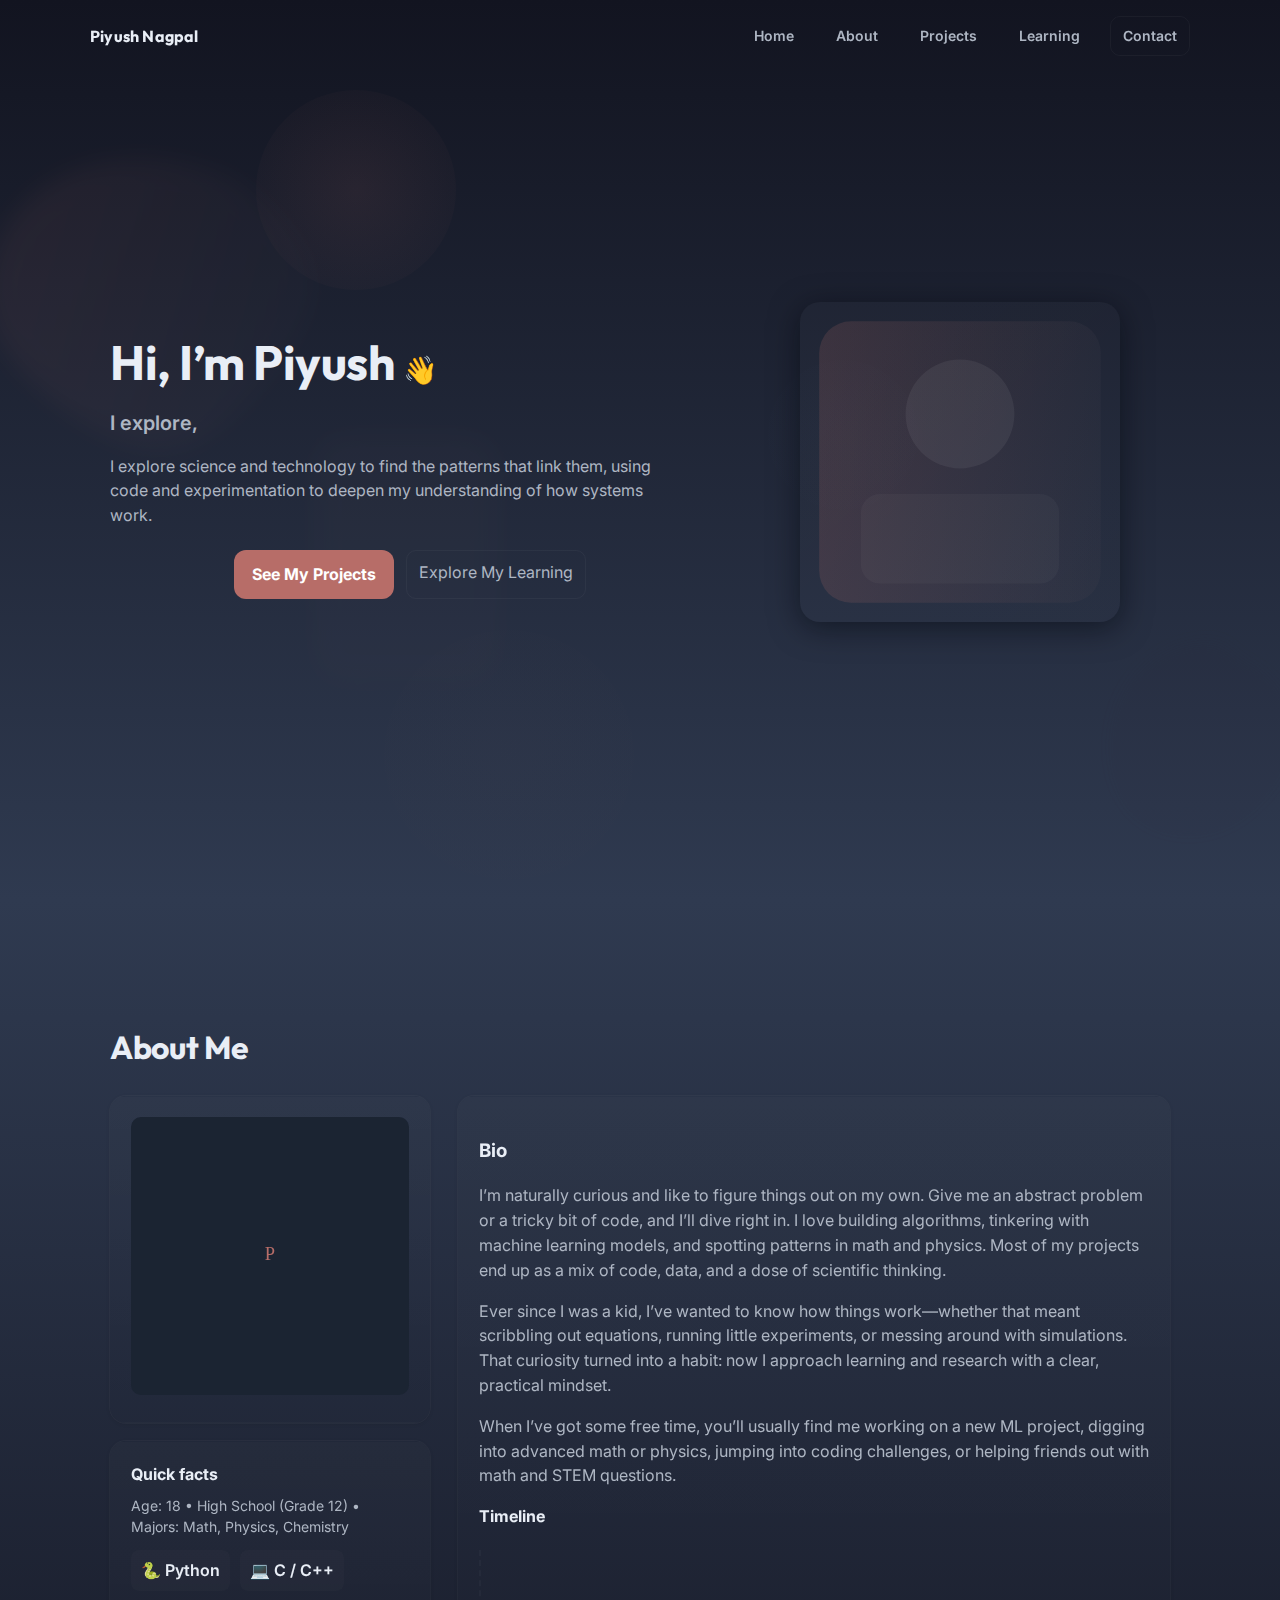
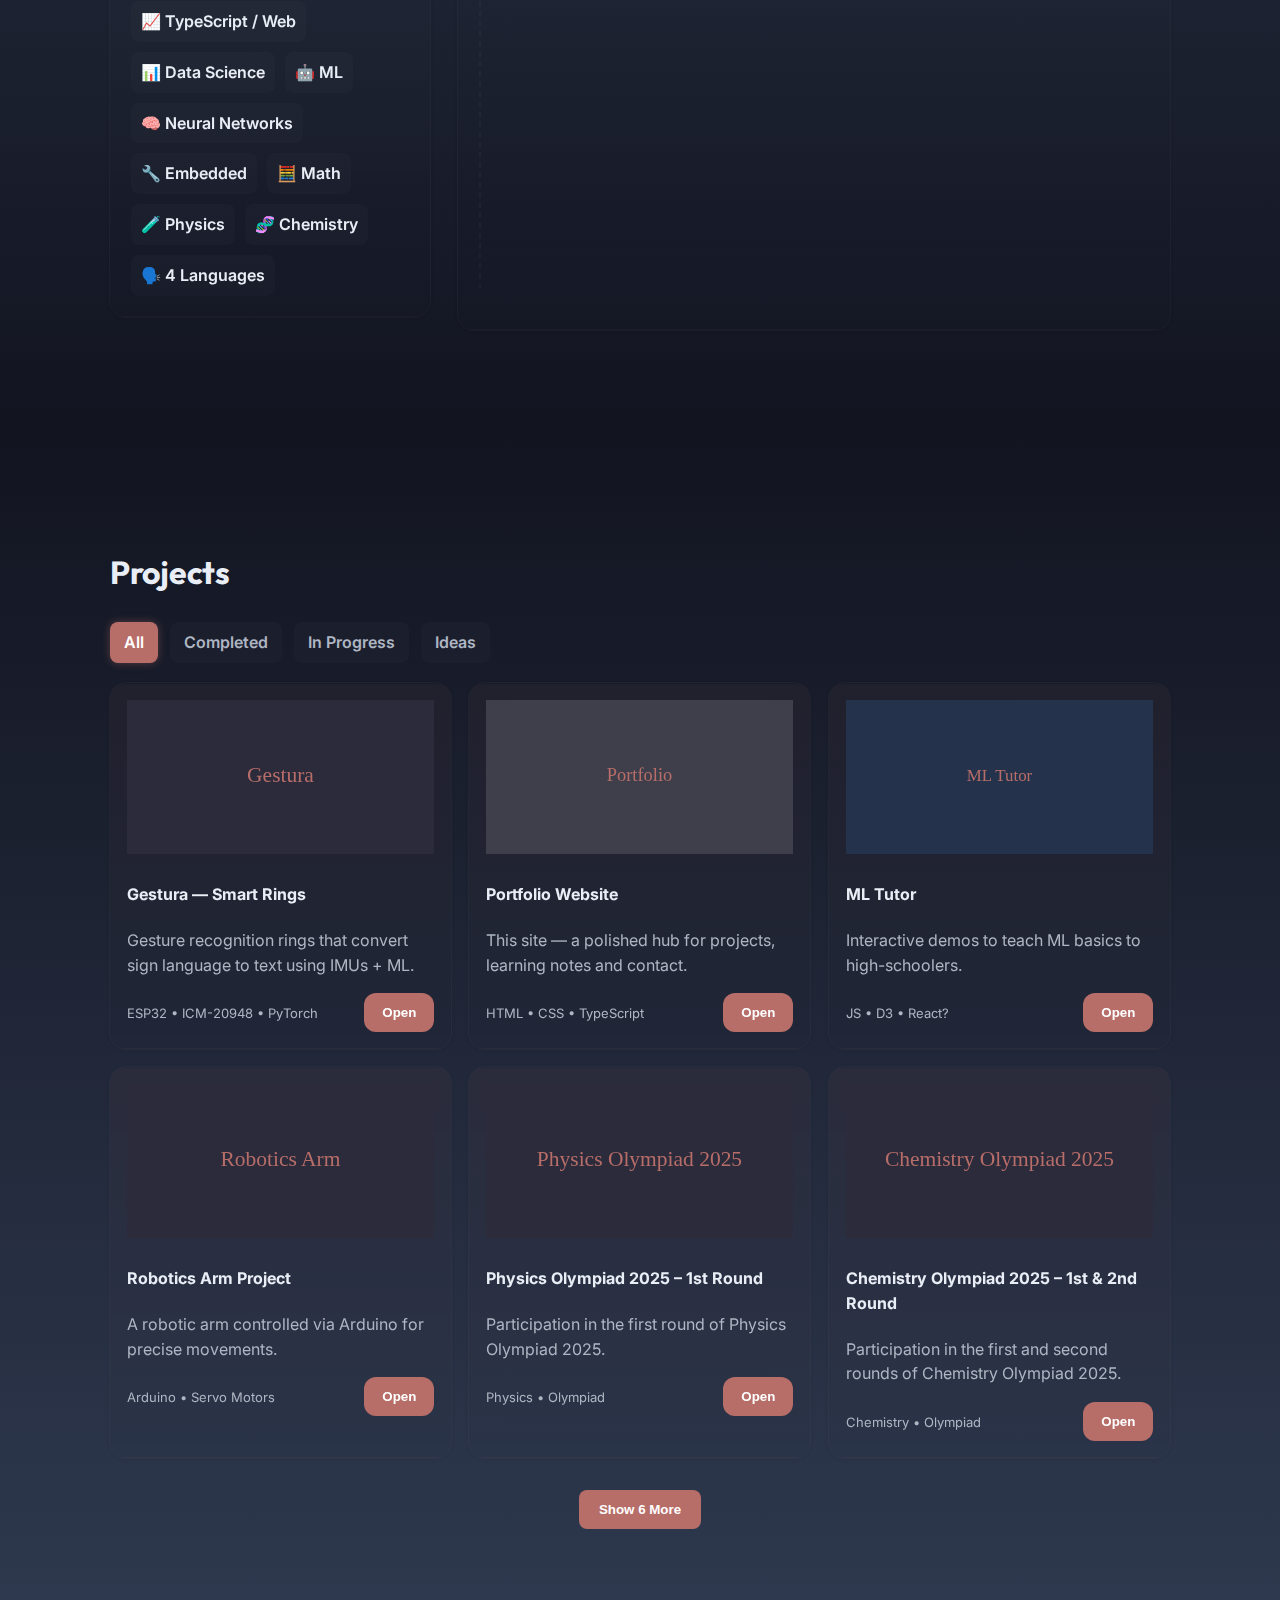
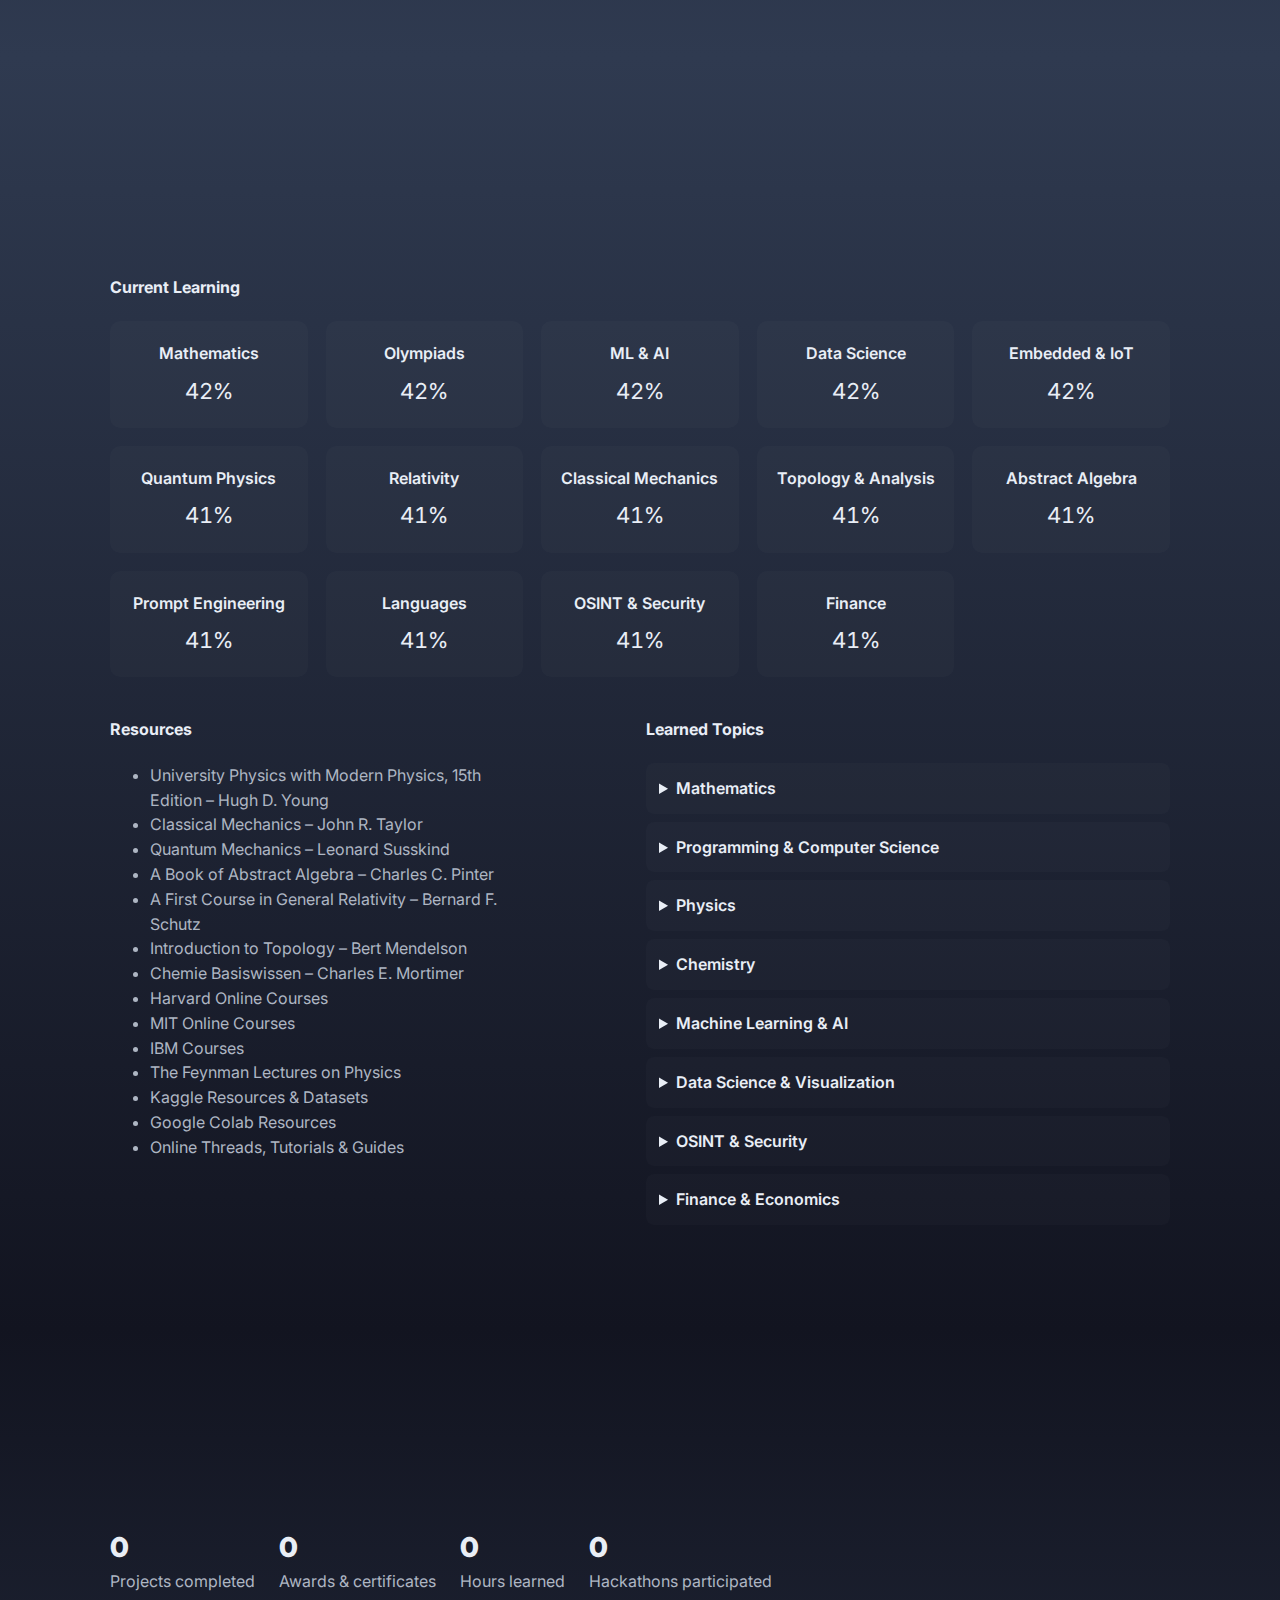
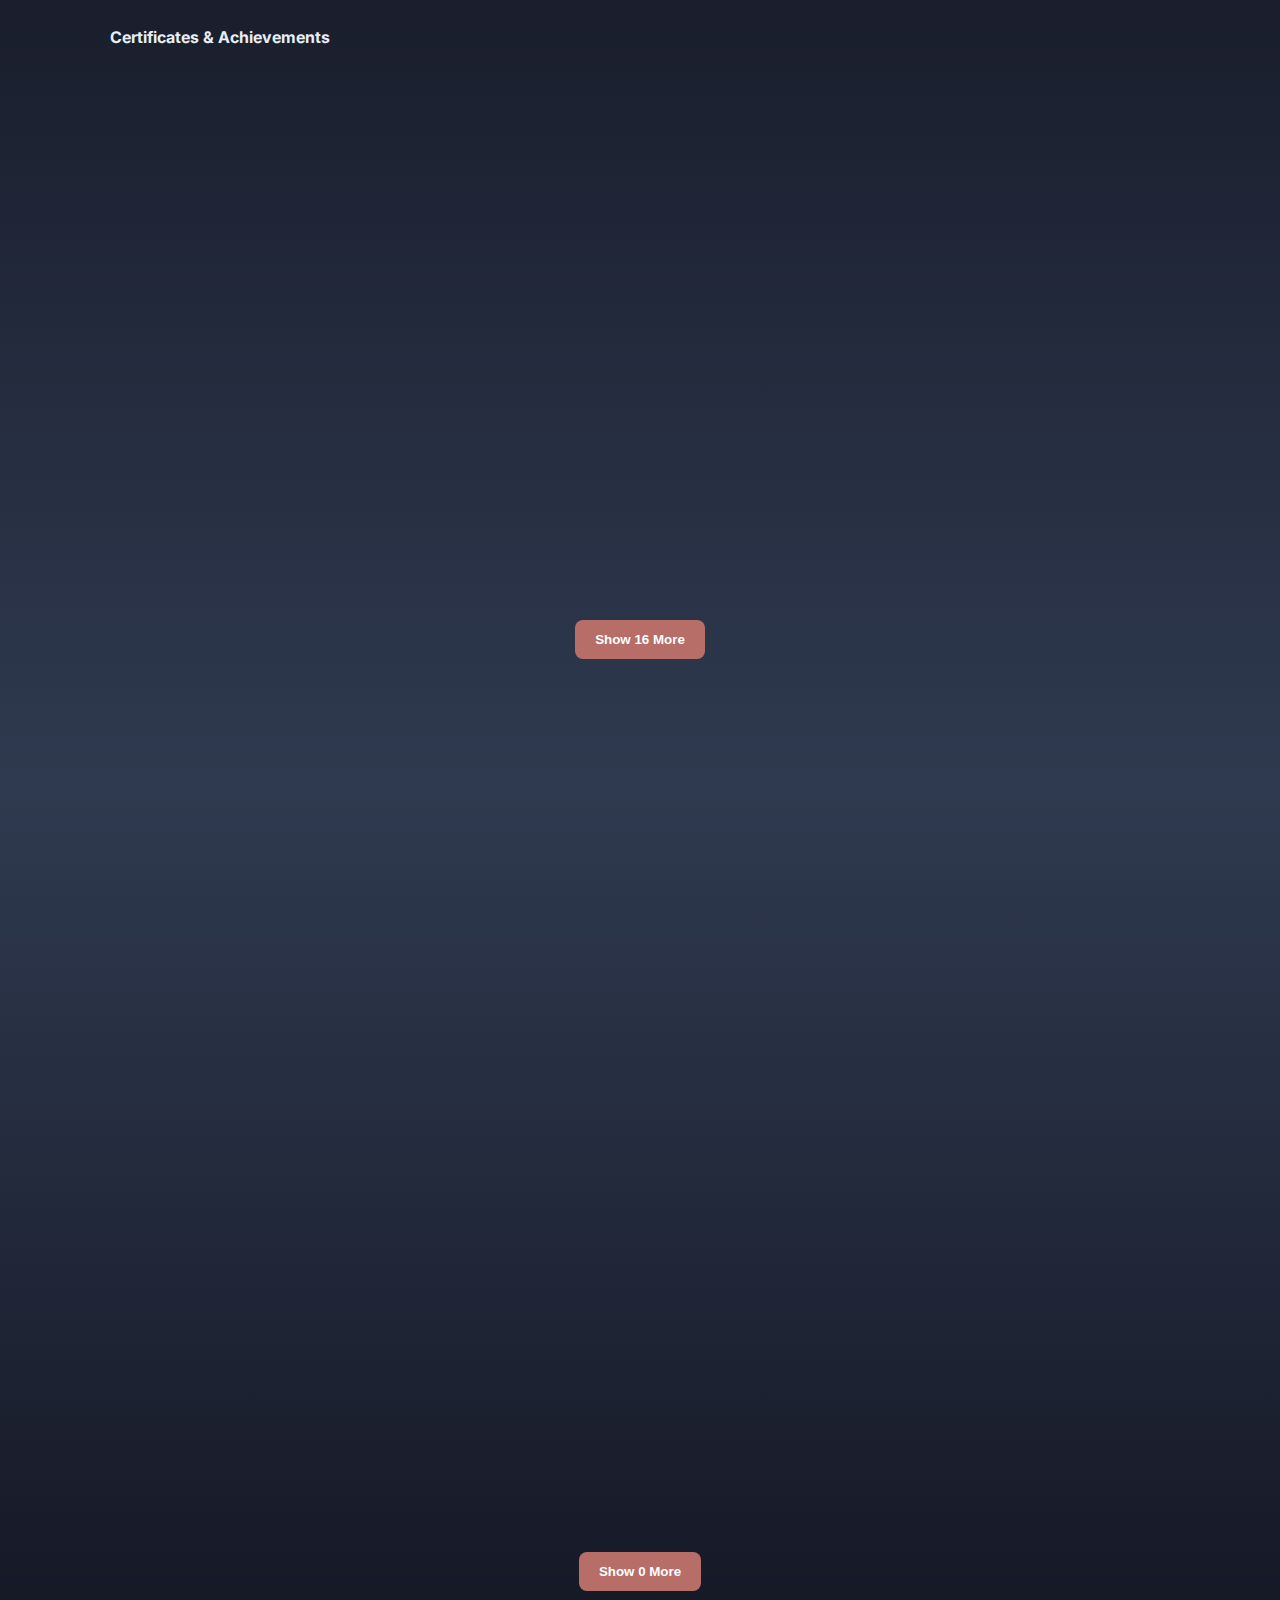
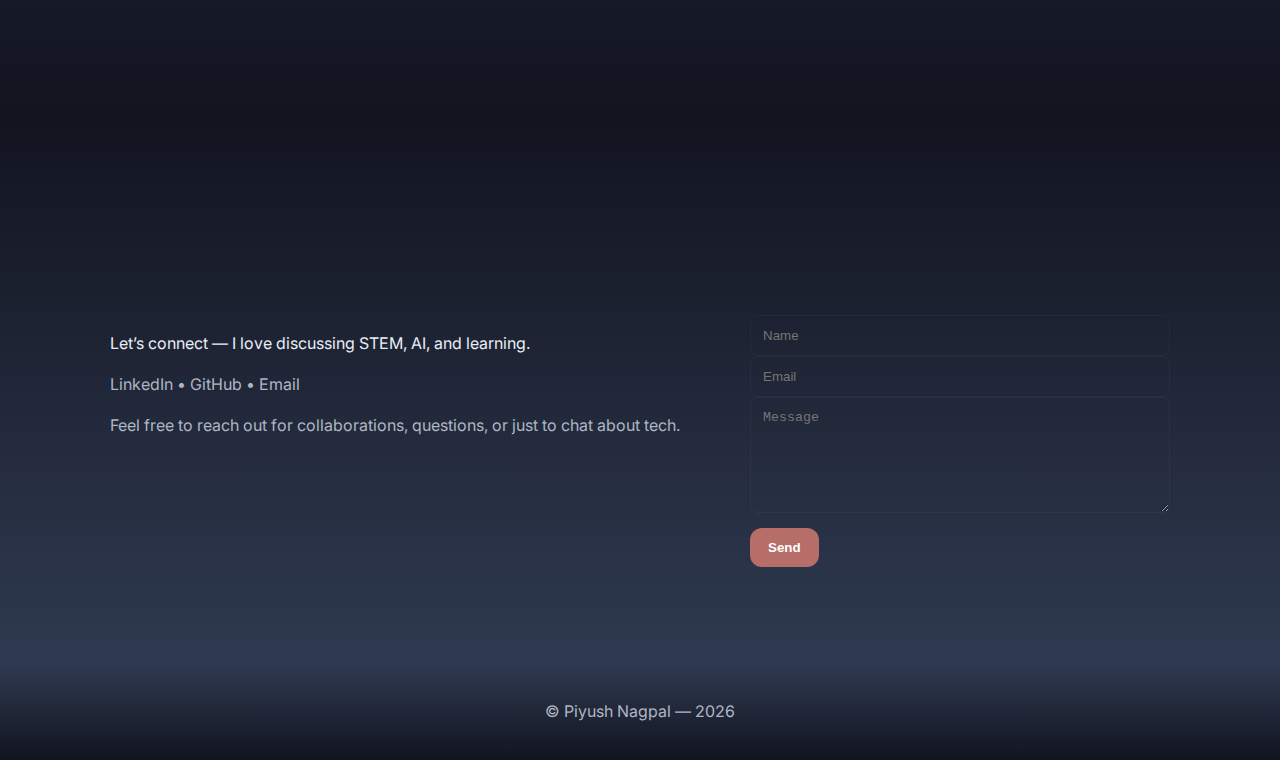
<file: backup.html>
<!doctype html>
<html lang="en">
	<head>
		<meta charset="utf-8" />
		<meta name="viewport" content="width=device-width,initial-scale=1" />
		<title>Piyush — Portfolio & Learning Hub</title>
		<meta name="description" content="Piyush — projects, learning, achievements and blog." />
		<meta name="keywords"
			content="Piyush Nagpal, portfolio, projects, learning, achievements, blog, STEM, AI, coding, engineering, machine learning, embedded systems" />
		<meta name="author" content="Piyush Nagpal" />
		<meta name="robots" content="index, follow" />
		<meta property="og:title" content="Piyush — Portfolio & Learning Hub" />
		<meta property="og:description" content="Piyush — projects, learning, achievements and blog." />
		<meta property="og:type" content="website" />
		<meta property="og:url" content="https://piyushnagpal.com" />
		<meta property="og:image" content="https://piyushnagpal.com/codes.png" />
		<meta property="og:image:alt" content="Piyush Nagpal Avatar" />
		<meta property="og:site_name" content="Piyush Nagpal Portfolio" />
		<meta name="twitter:card" content="summary_large_image" />
		<meta name="twitter:title" content="Piyush — Portfolio & Learning Hub" />
		<meta name="twitter:description" content="Piyush — projects, learning, achievements and blog." />
		<meta name="twitter:image" content="https://piyushnagpal.com/codes.png" />
		<meta name="twitter:image:alt" content="Piyush Nagpal Avatar" />
		<meta name="twitter:site" content="@piyushnagpal" />
		<link rel="canonical" href="https://piyushnagpal.com" />
		<link
			href="https://fonts.googleapis.com/css2?family=Outfit:wght@300;400;600;700&family=Inter:wght@300;400;600&display=swap"
			rel="stylesheet">
		<link rel="stylesheet" href="style.css" />
	</head>
	<body>
		<header class="transparent" id="topNav">
			<div class="nav-inner">
				<div class="brand">Piyush Nagpal</div>
				<div class="hamburger" id="hamburger">
					<span></span>
					<span></span>
					<span></span>
				</div>
				<nav class="nav-links" aria-label="Main navigation" id="navLinks">
					<a href="#home">Home</a>
					<a href="#about">About</a>
					<a href="#projects">Projects</a>
					<a href="#learning">Learning</a>
					<a href="#contact" class="ghost">Contact</a>
				</nav>
			</div>
		</header>
		<main>
			<section class="hero" id="home">
				<div class="bg-circles">
					<div class="circle"></div>
					<div class="circle"></div>
					<div class="circle"></div>
				</div>
				<div class="parallax" id="parallaxLayer">
					<svg class="shape" style="width:420px;left:-80px;top:10%;transform:rotate(12deg);opacity:0.08"
						viewBox="0 0 200 200">
						<defs>
							<linearGradient id="g1" x1="0" x2="1">
								<stop offset="0" stop-color="#B76D68" />
								<stop offset="1" stop-color="#403F4C" />
							</linearGradient>
						</defs>
						<path fill="url(#g1)"
							d="M43.2,-64.3C60.6,-55.6,78.5,-44.1,83.9,-29.2C89.4,-14.3,82.5,4.9,73,23.5C63.5,42.1,51.5,60.1,35.1,66C18.7,72,-2.1,65.9,-20.8,57C-39.6,48.1,-56.2,36.4,-63.6,20.8C-71,5.2,-69.3,-16.3,-59.6,-32.9C-49.9,-49.5,-32.1,-61.1,-12.6,-66.1C6.8,-71.2,34.1,-69.1,43.2,-64.3Z"
							transform="translate(100 100)" />
					</svg>
					<svg class="shape" style="width:240px;right:-40px;bottom:4%;transform:rotate(-22deg);opacity:0.06"
						viewBox="0 0 200 200">
						<path fill="#2C2B3C"
							d="M40.2,-60.4C54.8,-49.7,67.1,-37.2,71.7,-21.8C76.2,-6.3,73,12.1,64.3,25.9C55.7,39.6,41.7,49.9,26.2,56.8C10.6,63.7,-6.8,67.2,-23.9,63.5C-41,59.7,-57.8,48.8,-65.6,33.2C-73.3,17.6,-71.9,-2.8,-64.7,-21.7C-57.5,-40.6,-44.5,-58,-27.1,-67.8C-9.7,-77.6,11.3,-79.8,29.8,-74.6C48.4,-69.5,64.9,-56.9,40.2,-60.4Z"
							transform="translate(100 100)" />
					</svg>
					<svg class="shape" style="width:300px;left:20%;bottom:20%;transform:rotate(45deg);opacity:0.1"
						viewBox="0 0 200 200">
						<path fill="#403F4C"
							d="M40,-50C50,-40,60,-30,70,-20C80,-10,90,0,90,10C90,20,80,30,70,40C60,50,50,60,40,70C30,80,20,90,10,90C0,90,-10,80,-20,70C-30,60,-40,50,-50,40C-60,30,-70,20,-80,10C-90,0,-100,-10,-100,-20C-100,-30,-90,-40,-80,-50C-70,-60,-60,-70,-50,-80C-40,-90,-30,-100,-20,-100C-10,-100,0,-90,10,-80C20,-70,30,-60,40,-50Z"
							transform="translate(100 100)" />
					</svg>
				</div>
				<div class="hero-grid container" style="position:relative;z-index:8">
					<div class="hero-left">
						<h1>Hi, I’m Piyush <span style="font-size:28px">👋</span></h1>
						<div class="tagline" id="dynamicTagline"></div>
						<p class="hero-summary">I explore science and technology to find the patterns that link them, using
							code and
							experimentation to deepen my understanding of how systems work.
						</p>
						<div class="hero-ctas">
							<a href="#projects" class="btn">See My Projects</a>
							<a href="#learning" class="ghost" style="color:var(--muted)">Explore My Learning</a>
						</div>
					</div>
					<div class="avatar-wrap">
						<div class="avatar" id="avatar">
							<svg viewBox="0 0 200 200" xmlns="http://www.w3.org/2000/svg" aria-hidden="true">
								<defs>
									<linearGradient id="a" x1="0" x2="1">
										<stop offset="0" stop-color="#B76D68" />
										<stop offset="1" stop-color="#403F4C" />
									</linearGradient>
								</defs>
								<rect x="12" y="12" width="176" height="176" rx="20" fill="url(#a)" opacity="0.18" />
								<g transform="translate(30,30)">
									<circle cx="70" cy="40" r="34" fill="rgba(255,255,255,0.06)" />
									<rect x="8" y="90" width="124" height="56" rx="12" fill="rgba(255,255,255,0.03)" />
								</g>
							</svg>
						</div>
					</div>
				</div>
			</section>
			<section id="about">
				<div class="container">
					<h2>About Me</h2>
					<div class="two-col">
						<div>
							<div class="card" style="text-align:center">
								<img src="data:image/svg+xml;utf8,<svg xmlns='http://www.w3.org/2000/svg' width='512' height='512'><rect width='100%' height='100%' fill='%231B2432'/><text x='50%' y='50%' font-size='34' fill='%23B76D68' dominant-baseline='middle' text-anchor='middle'>P</text></svg>"
									alt="avatar" style="border-radius:10px;" loading="lazy">
							</div>
							<div style="height:18px"></div>
							<div class="card">
								<strong>Quick facts</strong>
								<div style="margin-top:8px;color:var(--muted);font-size:14px">
									Age: 18 • High School (Grade 12) • Majors: Math, Physics, Chemistry
								</div>
								<div class="skills" aria-hidden>
									<div class="skill" title="Python — 4 years">🐍 Python</div>
									<div class="skill" title="C / C++ — 3 years">💻 C / C++</div>
									<div class="skill" title="TypeScript / Web — 3 years">📈 TypeScript / Web</div>
									<div class="skill" title="Data Science & Structures">📊 Data Science</div>
									<div class="skill" title="Machine Learning Basics">🤖 ML</div>
									<div class="skill" title="Neural Networks — Basics & Projects">🧠 Neural Networks</div>
									<div class="skill" title="Arduino / Microcontrollers">🔧 Embedded</div>
									<div class="skill" title="Mathematics — Problem Solving & Theory">🧮 Math</div>
									<div class="skill" title="Physics — Concepts & Problem Solving">🧪 Physics</div>
									<div class="skill" title="Chemistry — Advanced Topics & Experiments">🧬 Chemistry</div>
									<div class="skill" title="German, English, Spanish — Fluent">🗣️ 4 Languages</div>
								</div>
							</div>
						</div>
						<div>
							<div class="card">
								<h3>Bio</h3>
								<p style="color:var(--muted)">I’m naturally curious and like to figure things out on my own.
									Give me an
									abstract problem or a tricky bit of code, and I’ll dive right in. I love building
									algorithms, tinkering
									with machine learning models, and spotting patterns in math and physics. Most of my
									projects end up as a
									mix of code, data, and a dose of scientific thinking.
								</p>
								<p style="color:var(--muted)">Ever since I was a kid, I’ve wanted to know how things
									work—whether that
									meant scribbling out equations, running little experiments, or messing around with
									simulations. That
									curiosity turned into a habit: now I approach learning and research with a clear,
									practical mindset.
								</p>
								<p style="color:var(--muted)">When I’ve got some free time, you’ll usually find me working
									on a new ML
									project, digging into advanced math or physics, jumping into coding challenges, or
									helping friends out
									with math and STEM questions.
								</p>
								<h4 style="margin-top:12px">Timeline</h4>
								<div class="timeline" id="timeline">
									<div class="tl-item" data-year="2025">• AI Sketch Predictor</div>
									<div class="tl-item" data-year="2024">• Harvard's CS50 courses</div>
									<div class="tl-item" data-year="2023">• Physics & Chemistry Olympiads</div>
									<div class="tl-item" data-year="2021">• Machine Learning Crash Course (Google
										Developers)
									</div>
									<div class="tl-item" data-year="2021">• AI / ML Prompt Engineering</div>
									<div class="tl-item" data-year="2022">• Kaggle – Data Science / Python Projects</div>
									<div class="tl-item" data-year="2021">• Harvard PH125.x Data Science Series</div>
									<div class="tl-item" data-year="2021">... and much more !</div>
								</div>
							</div>
						</div>
					</div>
				</div>
			</section>
			<section id="projects">
				<div class="container">
					<h2>Projects</h2>
					<div class="tabs" role="tablist" id="projectTabs">
						<div class="tab active" data-filter="all">All</div>
						<div class="tab" data-filter="done">Completed</div>
						<div class="tab" data-filter="progress">In Progress</div>
						<div class="tab" data-filter="idea">Ideas</div>
					</div>
					<div class="grid" id="projectsGrid">
						<article class="card-project" data-type="done">
							<img src="data:image/svg+xml;utf8,<svg xmlns='http://www.w3.org/2000/svg' width='400' height='200'><rect width='100%' height='100%' fill='%232C2B3C'/><text x='50%' y='50%' font-size='28' fill='%23B76D68' dominant-baseline='middle' text-anchor='middle'>Gestura</text></svg>"
								alt="Gestura" loading="lazy">
							<h4>Gestura — Smart Rings</h4>
							<p style="color:var(--muted)">Gesture recognition rings that convert sign language to text using
								IMUs + ML.
							</p>
							<div class="meta"
								style="margin-top:8px;display:flex;justify-content:space-between;align-items:center">
								<div style="font-size:13px;color:var(--muted)">ESP32 • ICM-20948 • PyTorch</div>
								<button class="btn openProj">Open</button>
							</div>
						</article>
						<article class="card-project" data-type="progress">
							<img src="data:image/svg+xml;utf8,<svg xmlns='http://www.w3.org/2000/svg' width='400' height='200'><rect width='100%' height='100%' fill='%233F3F4C'/><text x='50%' y='50%' font-size='24' fill='%23B76D68' dominant-baseline='middle' text-anchor='middle'>Portfolio</text></svg>"
								alt="Portfolio" loading="lazy">
							<h4>Portfolio Website</h4>
							<p style="color:var(--muted)">This site — a polished hub for projects, learning notes and
								contact.
							</p>
							<div class="meta"
								style="margin-top:8px;display:flex;justify-content:space-between;align-items:center">
								<div style="font-size:13px;color:var(--muted)">HTML • CSS • TypeScript</div>
								<button class="btn openProj">Open</button>
							</div>
						</article>
						<article class="card-project" data-type="idea">
							<img src="data:image/svg+xml;utf8,<svg xmlns='http://www.w3.org/2000/svg' width='400' height='200'><rect width='100%' height='100%' fill='%2324324C'/><text x='50%' y='50%' font-size='22' fill='%23B76D68' dominant-baseline='middle' text-anchor='middle'>ML Tutor</text></svg>"
								alt="ML Tutor" loading="lazy">
							<h4>ML Tutor</h4>
							<p style="color:var(--muted)">Interactive demos to teach ML basics to high-schoolers.</p>
							<div class="meta"
								style="margin-top:8px;display:flex;justify-content:space-between;align-items:center">
								<div style="font-size:13px;color:var(--muted)">JS • D3 • React?</div>
								<button class="btn openProj">Open</button>
							</div>
						</article>
						<article class="card-project" data-type="done">
							<img src="data:image/svg+xml;utf8,<svg xmlns='http://www.w3.org/2000/svg' width='400' height='200'><rect width='100%' height='100%' fill='%232C2B3C'/><text x='50%' y='50%' font-size='28' fill='%23B76D68' dominant-baseline='middle' text-anchor='middle'>Robotics Arm</text></svg>"
								alt="Robotics Arm" loading="lazy">
							<h4>Robotics Arm Project</h4>
							<p style="color:var(--muted)">A robotic arm controlled via Arduino for precise movements.</p>
							<div class="meta"
								style="margin-top:8px;display:flex;justify-content:space-between;align-items:center">
								<div style="font-size:13px;color:var(--muted)">Arduino • Servo Motors</div>
								<button class="btn openProj">Open</button>
							</div>
						</article>
						<article class="card-project" data-type="done">
							<img src="data:image/svg+xml;utf8,<svg xmlns='http://www.w3.org/2000/svg' width='400' height='200'><rect width='100%' height='100%' fill='%232C2B3C'/><text x='50%' y='50%' font-size='28' fill='%23B76D68' dominant-baseline='middle' text-anchor='middle'>Physics Olympiad 2025</text></svg>"
								alt="Physics Olympiad 2025" loading="lazy">
							<h4>Physics Olympiad 2025 – 1st Round</h4>
							<p style="color:var(--muted)">Participation in the first round of Physics Olympiad 2025.</p>
							<div class="meta"
								style="margin-top:8px;display:flex;justify-content:space-between;align-items:center">
								<div style="font-size:13px;color:var(--muted)">Physics • Olympiad</div>
								<button class="btn openProj">Open</button>
							</div>
						</article>
						<article class="card-project" data-type="done">
							<img src="data:image/svg+xml;utf8,<svg xmlns='http://www.w3.org/2000/svg' width='400' height='200'><rect width='100%' height='100%' fill='%232C2B3C'/><text x='50%' y='50%' font-size='28' fill='%23B76D68' dominant-baseline='middle' text-anchor='middle'>Chemistry Olympiad 2025</text></svg>"
								alt="Chemistry Olympiad 2025" loading="lazy">
							<h4>Chemistry Olympiad 2025 – 1st & 2nd Round</h4>
							<p style="color:var(--muted)">Participation in the first and second rounds of Chemistry Olympiad
								2025.
							</p>
							<div class="meta"
								style="margin-top:8px;display:flex;justify-content:space-between;align-items:center">
								<div style="font-size:13px;color:var(--muted)">Chemistry • Olympiad</div>
								<button class="btn openProj">Open</button>
							</div>
						</article>
					</div>
					<article class="card-project" data-type="progress">
						<img src="data:image/svg+xml;utf8,<svg xmlns='http://www.w3.org/2000/svg' width='400' height='200'><rect width='100%' height='100%' fill='%233F3F4C'/><text x='50%' y='50%' font-size='24' fill='%23B76D68' dominant-baseline='middle' text-anchor='middle'>General Relativity</text></svg>"
							alt="Reading: A First Course in General Relativity by Bernard F. Schutz" loading="lazy">
						<h4>Reading: A First Course in General Relativity by Bernard F. Schutz</h4>
						<p style="color:var(--muted)">Studying general relativity mathematics</p>
						<div class="meta"
							style="margin-top:8px;display:flex;justify-content:space-between;align-items:center">
							<div style="font-size:13px;color:var(--muted)">Physics • Reading • 18 May 2025</div>
							<button class="btn openProj">Open</button>
						</div>
					</article>
					<article class="card-project" data-type="progress">
						<img src="data:image/svg+xml;utf8,<svg xmlns='http://www.w3.org/2000/svg' width='400' height='200'><rect width='100%' height='100%' fill='%233F3F4C'/><text x='50%' y='50%' font-size='24' fill='%23B76D68' dominant-baseline='middle' text-anchor='middle'>Retro Arcade Website</text></svg>"
							alt="Personal Retro Arcade Website" loading="lazy">
						<h4>Personal Retro Arcade Website</h4>
						<p style="color:var(--muted)">Retro themed web arcade games</p>
						<div class="meta"
							style="margin-top:8px;display:flex;justify-content:space-between;align-items:center">
							<div style="font-size:13px;color:var(--muted)">Web Dev • Games • 29 May 2025</div>
							<button class="btn openProj">Open</button>
						</div>
					</article>
					<article class="card-project" data-type="progress">
						<img src="data:image/svg+xml;utf8,<svg xmlns='http://www.w3.org/2000/svg' width='400' height='200'><rect width='100%' height='100%' fill='%233F3F4C'/><text x='50%' y='50%' font-size='24' fill='%23B76D68' dominant-baseline='middle' text-anchor='middle'>Live Emotion Detector</text></svg>"
							alt="Live Emotion Detector" loading="lazy">
						<h4>Live Emotion Detector</h4>
						<p style="color:var(--muted)">Creating a real-time webcam-based emotion recognition app using CNNs
							and
							Flask
						</p>
						<div class="meta"
							style="margin-top:8px;display:flex;justify-content:space-between;align-items:center">
							<div style="font-size:13px;color:var(--muted)">AI • Flask • 19 July 2025</div>
							<button class="btn openProj">Open</button>
						</div>
					</article>
					<article class="card-project" data-type="idea">
						<img src="data:image/svg+xml;utf8,<svg xmlns='http://www.w3.org/2000/svg' width='400' height='200'><rect width='100%' height='100%' fill='%2324324C'/><text x='50%' y='50%' font-size='24' fill='%23B76D68' dominant-baseline='middle' text-anchor='middle'>Google Adv Data Analytics</text></svg>"
							alt="Google Advanced Data Analytics Professional Certificate" loading="lazy">
						<h4>Google Advanced Data Analytics Professional Certificate</h4>
						<p style="color:var(--muted)">Learning more about data science</p>
						<div class="meta"
							style="margin-top:8px;display:flex;justify-content:space-between;align-items:center">
							<div style="font-size:13px;color:var(--muted)">Data Science • Certificate</div>
							<button class="btn openProj">Open</button>
						</div>
					</article>
					<article class="card-project" data-type="idea">
						<img src="data:image/svg+xml;utf8,<svg xmlns='http://www.w3.org/2000/svg' width='400' height='200'><rect width='100%' height='100%' fill='%2324324C'/><text x='50%' y='50%' font-size='24' fill='%23B76D68' dominant-baseline='middle' text-anchor='middle'>Strategic Business Thinking</text></svg>"
							alt="University of Illinois: Strategic Business Thinking (Coursera)" loading="lazy">
						<h4>University of Illinois: Strategic Business Thinking (Coursera)</h4>
						<p style="color:var(--muted)">Business strategy and game theory</p>
						<div class="meta"
							style="margin-top:8px;display:flex;justify-content:space-between;align-items:center">
							<div style="font-size:13px;color:var(--muted)">Business • Strategy</div>
							<button class="btn openProj">Open</button>
						</div>
					</article>
					<article class="card-project" data-type="idea">
						<img src="data:image/svg+xml;utf8,<svg xmlns='http://www.w3.org/2000/svg' width='400' height='200'><rect width='100%' height='100%' fill='%2324324C'/><text x='50%' y='50%' font-size='24' fill='%23B76D68' dominant-baseline='middle' text-anchor='middle'>Dartmouth Environmental Science</text></svg>"
							alt="Dartmouth's Environmental Science Course" loading="lazy">
						<h4>Dartmouth's Environmental Science Course</h4>
						<p style="color:var(--muted)">Studying ecological systems, sustainability</p>
						<div class="meta"
							style="margin-top:8px;display:flex;justify-content:space-between;align-items:center">
							<div style="font-size:13px;color:var(--muted)">Science • Ecology</div>
							<button class="btn openProj">Open</button>
						</div>
					</article>
				</div>
				</div>
			</section>
			<section id="learning">
				<div class="container">
					<h2>Learning & Knowledge Base</h2>
					<div style="display:flex;gap:18px;flex-wrap:wrap;align-items:flex-start">
						<div style="width:100%;">
							<h4>Current Learning</h4>
							<div class="prog-grid">
								<div class="prog">
									<strong>Mathematics</strong>
									<div style="font-size:22px" data-progress="85">85%</div>
								</div>
								<div class="prog">
									<strong>Olympiads</strong>
									<div style="font-size:22px" data-progress="80">80%</div>
								</div>
								<div class="prog">
									<strong>ML & AI</strong>
									<div style="font-size:22px" data-progress="70">70%</div>
								</div>
								<div class="prog">
									<strong>Data Science</strong>
									<div style="font-size:22px" data-progress="65">65%</div>
								</div>
								<div class="prog">
									<strong>Embedded & IoT</strong>
									<div style="font-size:22px" data-progress="60">60%</div>
								</div>
								<div class="prog">
									<strong>Quantum Physics</strong>
									<div style="font-size:22px" data-progress="55">55%</div>
								</div>
								<div class="prog">
									<strong>Relativity</strong>
									<div style="font-size:22px" data-progress="50">50%</div>
								</div>
								<div class="prog">
									<strong>Classical Mechanics</strong>
									<div style="font-size:22px" data-progress="70">70%</div>
								</div>
								<div class="prog">
									<strong>Topology & Analysis</strong>
									<div style="font-size:22px" data-progress="60">60%</div>
								</div>
								<div class="prog">
									<strong>Abstract Algebra</strong>
									<div style="font-size:22px" data-progress="65">65%</div>
								</div>
								<div class="prog">
									<strong>Prompt Engineering</strong>
									<div style="font-size:22px" data-progress="75">75%</div>
								</div>
								<div class="prog">
									<strong>Languages</strong>
									<div style="font-size:22px" data-progress="85">85%</div>
								</div>
								<div class="prog">
									<strong>OSINT & Security</strong>
									<div style="font-size:22px" data-progress="70">70%</div>
								</div>
								<div class="prog">
									<strong>Finance</strong>
									<div style="font-size:22px" data-progress="60">60%</div>
								</div>
							</div>
						</div>
						<div style="flex:0 0 400px">
							<h4>Resources</h4>
							<ul style="color:var(--muted)">
								<li>University Physics with Modern Physics, 15th Edition – Hugh D. Young</li>
								<li>Classical Mechanics – John R. Taylor</li>
								<li>Quantum Mechanics – Leonard Susskind</li>
								<li>A Book of Abstract Algebra – Charles C. Pinter</li>
								<li>A First Course in General Relativity – Bernard F. Schutz</li>
								<li>Introduction to Topology – Bert Mendelson</li>
								<li>Chemie Basiswissen – Charles E. Mortimer</li>
								<li>Harvard Online Courses</li>
								<li>MIT Online Courses</li>
								<li>IBM Courses</li>
								<li>The Feynman Lectures on Physics</li>
								<li>Kaggle Resources & Datasets</li>
								<li>Google Colab Resources</li>
								<li>Online Threads, Tutorials & Guides</li>
							</ul>
						</div>
						<div style="flex:0 0 100px"></div>
						<div style="flex:1;min-width:280px">
							<h4>Learned Topics</h4>
							<details>
								<summary>Mathematics</summary>
								<ul style="color:var(--muted)">
									<li>Linear Algebra: Vectors, matrices, eigenvalues, transformations.</li>
									<li>Calculus: Derivatives, integrals, multivariable, series.</li>
									<li>Probability & Statistics: Distributions, Bayes' theorem, expectation.</li>
									<li>Abstract Algebra: Groups, rings, fields, modular arithmetic.</li>
									<li>Topology & Analysis: Metric spaces, limits, continuity.</li>
									<li>Competition Math: Olympiad-style problem solving, combinatorics.</li>
									<br></br>
								</ul>
							</details>
							<details>
								<summary>Programming & Computer Science</summary>
								<ul style="color:var(--muted)">
									<li>Python: Advanced scripting, data analysis, NumPy, Pandas, Flask.</li>
									<li>C++: OOP, STL, algorithms, performance optimization.</li>
									<li>Java & TypeScript: Basics, web apps, frontend frameworks.</li>
									<li>Algorithms & Data Structures: Sorting, searching, graphs, trees.</li>
									<li>Databases: SQL, MySQL, Postgres basics.</li>
									<li>Prompt Engineering: ChatGPT prompts, optimization techniques.</li>
									<br></br>
								</ul>
							</details>
							<details>
								<summary>Physics</summary>
								<ul style="color:var(--muted)">
									<li>Classical Mechanics: Newtonian laws, kinematics, energy, momentum.</li>
									<li>Electromagnetism: Circuits, fields, potentials.</li>
									<li>Quantum Mechanics: Wave functions, operators, basic QM theory.</li>
									<li>Relativity: Special relativity basics, spacetime concepts.</li>
									<li>Physics Olympiad Problems: Modeling, estimation, problem-solving.</li>
									<br></br>
								</ul>
							</details>
							<details>
								<summary>Chemistry</summary>
								<ul style="color:var(--muted)">
									<li>Organic Chemistry: Reactions, mechanisms, functional groups.</li>
									<li>Inorganic Chemistry: Elements, periodic table, coordination compounds.</li>
									<li>Physical Chemistry: Thermodynamics, kinetics, equilibria.</li>
									<li>Chemistry Olympiad Topics: Advanced problem solving and experiments.</li>
									<br></br>
								</ul>
							</details>
							<details>
								<summary>Machine Learning & AI</summary>
								<ul style="color:var(--muted)">
									<li>Supervised & Unsupervised Learning</li>
									<li>Neural Networks & CNNs</li>
									<li>AI Sketch Predictor & Gesture Recognition Projects</li>
									<li>Data Preprocessing & Visualization</li>
									<li>Model Training & Evaluation</li>
									<br></br>
								</ul>
							</details>
							<details>
								<summary>Data Science & Visualization</summary>
								<ul style="color:var(--muted)">
									<li>Data Cleaning & Processing with Pandas</li>
									<li>Visualization: Matplotlib, ggplot2, seaborn</li>
									<li>Statistics & Probability in Data</li>
									<li>Exploratory Data Analysis & Insights</li>
									<br></br>
								</ul>
							</details>
							<details>
								<summary>OSINT & Security</summary>
								<ul style="color:var(--muted)">
									<li>Open Source Intelligence Techniques</li>
									<li>Privacy, Anonymization & Digital Security</li>
									<li>Investigation Methodologies</li>
									<br></br>
								</ul>
							</details>
							<details>
								<summary>Finance & Economics</summary>
								<ul style="color:var(--muted)">
									<li>Financial Markets Principles</li>
									<li>Investment & Risk Fundamentals</li>
									<li>Data-driven Financial Analysis</li>
									<br></br>
								</ul>
							</details>
						</div>
					</div>
				</div>
			</section>
			<section id="achievements">
				<div class="container">
				<h2>Achievements & Recognition</h2>
				<div class="counters">
					<div>
						<div class="counter" data-target="12">0</div>
						<div style="color:var(--muted)">Projects completed</div>
					</div>
					<div>
						<div class="counter" data-target="6">0</div>
						<div style="color:var(--muted)">Awards & certificates</div>
					</div>
					<div>
						<div class="counter" data-target="1800">0</div>
						<div style="color:var(--muted)">Hours learned</div>
					</div>
					<div>
						<div class="counter" data-target="5">0</div>
						<div style="color:var(--muted)">Hackathons participated</div>
					</div>
				</div>
				<div style="margin-top:32px;">
				<h4>Certificates & Achievements</h4>
				<div class="blog-grid">
					<article class="card">
						<h4>Certificate Name 1</h4>
						<div style="color:var(--muted);font-size:13px">Issuing Organization • Date</div>
						<p style="color:var(--muted)">Description of the achievement or certificate.</p>
						<button class="btn openCert"
							data-cert-img="data:image/svg+xml;utf8,<svg xmlns='http://www.w3.org/2000/svg' width='800' height='600'><rect width='100%' height='100%' fill='%232C2B3C'/><text x='50%' y='50%' font-size='36' fill='%23B76D68' dominant-baseline='middle' text-anchor='middle'>Certificate 1 Placeholder</text></svg>">View
						Certificate</button>
					</article>
					<article class="card">
						<h4>Achievement Name 2</h4>
						<div style="color:var(--muted);font-size:13px">Event/Organization • Date</div>
						<p style="color:var(--muted)">Details about the achievement.</p>
						<button class="btn openCert"
							data-cert-img="data:image/svg+xml;utf8,<svg xmlns='http://www.w3.org/2000/svg' width='800' height='600'><rect width='100%' height='100%' fill='%233F3F4C'/><text x='50%' y='50%' font-size='36' fill='%23B76D68' dominant-baseline='middle' text-anchor='middle'>Achievement 2 Details</text></svg>">View
						Details</button>
					</article>
					<article class="card">
						<h4>Achievement Name 2</h4>
						<div style="color:var(--muted);font-size:13px">Event/Organization • Date</div>
						<p style="color:var(--muted)">Details about the achievement.</p>
						<button class="btn openCert"
							data-cert-img="data:image/svg+xml;utf8,<svg xmlns='http://www.w3.org/2000/svg' width='800' height='600'><rect width='100%' height='100%' fill='%233F3F4C'/><text x='50%' y='50%' font-size='36' fill='%23B76D68' dominant-baseline='middle' text-anchor='middle'>Achievement 2 Details</text></svg>">View
						Details</button>
					</article>
					<article class="card">
						<h4>Achievement Name 2</h4>
						<div style="color:var(--muted);font-size:13px">Event/Organization • Date</div>
						<p style="color:var(--muted)">Details about the achievement.</p>
						<button class="btn openCert"
							data-cert-img="data:image/svg+xml;utf8,<svg xmlns='http://www.w3.org/2000/svg' width='800' height='600'><rect width='100%' height='100%' fill='%233F3F4C'/><text x='50%' y='50%' font-size='36' fill='%23B76D68' dominant-baseline='middle' text-anchor='middle'>Achievement 2 Details</text></svg>">View
						Details</button>
					</article>
					<article class="card">
						<h4>Achievement Name 2</h4>
						<div style="color:var(--muted);font-size:13px">Event/Organization • Date</div>
						<p style="color:var(--muted)">Details about the achievement.</p>
						<button class="btn openCert"
							data-cert-img="data:image/svg+xml;utf8,<svg xmlns='http://www.w3.org/2000/svg' width='800' height='600'><rect width='100%' height='100%' fill='%233F3F4C'/><text x='50%' y='50%' font-size='36' fill='%23B76D68' dominant-baseline='middle' text-anchor='middle'>Achievement 2 Details</text></svg>">View
						Details</button>
					</article>
					<article class="card">
						<h4>Certificate Name 3</h4>
						<div style="color:var(--muted);font-size:13px">Another Organization • Date</div>
						<p style="color:var(--muted)">Another description.</p>
						<button class="btn openCert"
							data-cert-img="data:image/svg+xml;utf8,<svg xmlns='http://www.w3.org/2000/svg' width='800' height='600'><rect width='100%' height='100%' fill='%2324324C'/><text x='50%' y='50%' font-size='36' fill='%23B76D68' dominant-baseline='middle' text-anchor='middle'>Certificate 3 Placeholder</text></svg>">View
						Certificate</button>
					</article>
					<article class="card">
						<h4>CS50x</h4>
						<div style="color:var(--muted);font-size:13px">Harvard • Date</div>
						<p style="color:var(--muted)">Harvard's Introduction to Computer Science.</p>
						<button class="btn openCert" data-cert-img="https://i.imgur.com/example-cs50x.png">View
						Certificate</button>
					</article>
					<article class="card">
						<h4>CS50p</h4>
						<div style="color:var(--muted);font-size:13px">Harvard • Date</div>
						<p style="color:var(--muted)">Harvard's Introduction to Programming with Python.</p>
						<button class="btn openCert" data-cert-img="https://i.imgur.com/example-cs50p.png">View
						Certificate</button>
					</article>
					<article class="card">
						<h4>CS50SQL</h4>
						<div style="color:var(--muted);font-size:13px">Harvard • Date</div>
						<p style="color:var(--muted)">Harvard's SQL course.</p>
						<button class="btn openCert" data-cert-img="https://i.imgur.com/example-cs50sql.png">View
						Certificate</button>
					</article>
					<article class="card">
						<h4>CS50SQL</h4>
						<div style="color:var(--muted);font-size:13px">Harvard • Date</div>
						<p style="color:var(--muted)">Harvard's SQL course.</p>
						<button class="btn openCert" data-cert-img="https://i.imgur.com/example-cs50sql.png">View
						Certificate</button>
					</article>
					<article class="card">
						<h4>CS50SQL</h4>
						<div style="color:var(--muted);font-size:13px">Harvard • Date</div>
						<p style="color:var(--muted)">Harvard's SQL course.</p>
						<button class="btn openCert" data-cert-img="https://i.imgur.com/example-cs50sql.png">View
						Certificate</button>
					</article>
					<article class="card">
						<h4>CS50SQL</h4>
						<div style="color:var(--muted);font-size:13px">Harvard • Date</div>
						<p style="color:var(--muted)">Harvard's SQL course.</p>
						<button class="btn openCert" data-cert-img="https://i.imgur.com/example-cs50sql.png">View
						Certificate</button>
					</article>
					<article class="card">
						<h4>CS50SQL</h4>
						<div style="color:var(--muted);font-size:13px">Harvard • Date</div>
						<p style="color:var(--muted)">Harvard's SQL course.</p>
						<button class="btn openCert" data-cert-img="https://i.imgur.com/example-cs50sql.png">View
						Certificate</button>
					</article>
					<article class="card">
						<h4>CS50SQL</h4>
						<div style="color:var(--muted);font-size:13px">Harvard • Date</div>
						<p style="color:var(--muted)">Harvard's SQL course.</p>
						<button class="btn openCert" data-cert-img="https://i.imgur.com/example-cs50sql.png">View
						Certificate</button>
					</article>
					<article class="card">
						<h4>CS50R</h4>
						<div style="color:var(--muted);font-size:13px">Harvard • Date</div>
						<p style="color:var(--muted)">Harvard's Introduction to Programming with R.</p>
						<button class="btn openCert" data-cert-img="https://i.imgur.com/example-cs50r.png">View
						Certificate</button>
					</article>
					<article class="card">
						<h4>IBM AI Fundamentals</h4>
						<div style="color:var(--muted);font-size:13px">IBM • Date</div>
						<p style="color:var(--muted)">IBM AI Fundamentals certificate.</p>
						<button class="btn openCert" data-cert-img="https://i.imgur.com/example-ibm.png">View
						Certificate</button>
					</article>
					<article class="card">
						<h4>Google ML Crash Course</h4>
						<div style="color:var(--muted);font-size:13px">Google • Date</div>
						<p style="color:var(--muted)">Google Machine Learning Crash Course.</p>
						<button class="btn openCert" data-cert-img="https://i.imgur.com/example-google-ml.png">View
						Certificate</button>
					</article>
					<article class="card">
						<h4>Kaggle Intro to Python & Python</h4>
						<div style="color:var(--muted);font-size:13px">Kaggle • Date</div>
						<p style="color:var(--muted)">Kaggle Introduction to Python and Python course.</p>
						<button class="btn openCert" data-cert-img="https://i.imgur.com/example-kaggle.png">View
						Certificate</button>
					</article>
					<article class="card">
						<h4>Bundeswettbewerb Mathematik & Informatik</h4>
						<div style="color:var(--muted);font-size:13px">Bundeswettbewerb • Date</div>
						<p style="color:var(--muted)">German Mathematics and Informatics Competition.</p>
						<button class="btn openCert" data-cert-img="https://i.imgur.com/example-bwi.png">View
						Details</button>
					</article>
					<article class="card">
						<h4>Internationale PhysikOlympiade & ChemieOlympiade</h4>
						<div style="color:var(--muted);font-size:13px">Olympiade • Date</div>
						<p style="color:var(--muted)">International Physics and Chemistry Olympiad.</p>
						<button class="btn openCert" data-cert-img="https://i.imgur.com/example-olympiad.png">View
						Details</button>
					</article>
					<article class="card">
						<h4>OSINT – Basel Institute / Security Blue Team</h4>
						<div style="color:var(--muted);font-size:13px">Basel Institute • Date</div>
						<p style="color:var(--muted)">OSINT certificate from Basel Institute and Security Blue
							Team.
						</p>
						<button class="btn openCert" data-cert-img="https://i.imgur.com/example-osint.png">View
						Certificate</button>
					</article>
					<article class="card">
						<h4>Prompt Engineering – Learn Prompting</h4>
						<div style="color:var(--muted);font-size:13px">Learn Prompting • Date</div>
						<p style="color:var(--muted)">Prompt Engineering course.</p>
						<button class="btn openCert" data-cert-img="https://i.imgur.com/example-prompting.png">View
						Certificate</button>
					</article>
					<article class="card">
						<h4>Achievement Name 4</h4>
						<div style="color:var(--muted);font-size:13px">Event/Organization • Date</div>
						<p style="color:var(--muted)">More details about this achievement.</p>
						<button class="btn openCert"
							data-cert-img="data:image/svg+xml;utf8,<svg xmlns='http://www.w3.org/2000/svg' width='800' height='600'><rect width='100%' height='100%' fill='%233F3F4C'/><text x='50%' y='50%' font-size='36' fill='%23B76D68' dominant-baseline='middle' text-anchor='middle'>Achievement 4 Placeholder</text></svg>">View
						Details</button>
					</article>
					<article class="card">
						<h4>Certificate Name 5</h4>
						<div style="color:var(--muted);font-size:13px">Issuing Organization • Date</div>
						<p style="color:var(--muted)">Description of another certificate.</p>
						<button class="btn openCert"
							data-cert-img="data:image/svg+xml;utf8,<svg xmlns='http://www.w3.org/2000/svg' width='800' height='600'><rect width='100%' height='100%' fill='%2324324C'/><text x='50%' y='50%' font-size='36' fill='%23B76D68' dominant-baseline='middle' text-anchor='middle'>Certificate 5 Placeholder</text></svg>">View
						Certificate</button>
					</article>
				</div>
			</section>
			<section id="blog">
				<div class="container">
				<h2>Personal Updates</h2>
				<div class="blog-grid">
					<article class="card">
						<h4>Prototype: Gestura v0.3</h4>
						<div style="color:var(--muted);font-size:13px">Oct 2025 • Projects</div>
						<p style="color:var(--muted)">Improved classification latency on ESP32 — notes and next steps.
						</p>
					</article>
					<article class="card">
						<h4>How I study Linear Algebra</h4>
						<div style="color:var(--muted);font-size:13px">Sep 2025 • Learning</div>
						<p style="color:var(--muted)">My daily routine, book list and exercises to build intuition fast.
						</p>
					</article>
					<article class="card">
						<h4>Exploring Quantum Computing</h4>
						<div style="color:var(--muted);font-size:13px">Aug 2025 • Learning</div>
						<p style="color:var(--muted)">Initial thoughts and resources on quantum basics.</p>
					</article>
					<article class="card">
						<h4>How do Computers generate Randomness</h4>
						<div style="color:var(--muted);font-size:13px">Date • Topic</div>
						<p style="color:var(--muted)">Explaining computer randomness generation.</p>
					</article>
					<article class="card">
						<h4>Neural Networks Explained like you're 5</h4>
						<div style="color:var(--muted);font-size:13px">Date • Topic</div>
						<p style="color:var(--muted)">Simplified explanation of neural networks.</p>
					</article>
					<article class="card">
						<h4>Exploring the Math Behind the Rubik’s Cube</h4>
						<div style="color:var(--muted);font-size:13px">Date • Topic</div>
						<p style="color:var(--muted)">Mathematics behind Rubik's Cube.</p>
					</article>
					<article class="card">
						<h4>Table Tennis Tournament Recap</h4>
						<div style="color:var(--muted);font-size:13px">Jul 2025 • Personal</div>
						<p style="color:var(--muted)">Highlights from the recent tournament and lessons learned.</p>
					</article>
					<article class="card">
						<h4>Internship Experience</h4>
						<div style="color:var(--muted);font-size:13px">Jun 2025 • Career</div>
						<p style="color:var(--muted)">What I gained from my environmental sensorics internship.</p>
					</article>
				</div>
			</section>
			<section id="contact">
				<div class="container">
					<h2>Contact & Connect</h2>
					<div class="contact-grid">
						<div>
							<p>Let’s connect — I love discussing STEM, AI, and learning.</p>
							<p style="color:var(--muted)"><a href="https://www.linkedin.com/in/piyush-nagpal">LinkedIn</a> •
								<a href="https://github.com/piyush-nagpal">GitHub</a> • <a
									href="mailto:nagpal@gmail.com">Email</a>
							</p>
							<p style="color:var(--muted);margin-top:12px">Feel free to reach out for collaborations,
								questions, or just
								to chat about tech.
							</p>
						</div>
						<div>
							<form id="contactForm">
								<input name="name" placeholder="Name" required>
								<input name="email" placeholder="Email" required>
								<textarea name="message" rows="6" placeholder="Message"></textarea>
								<button class="btn" type="submit">Send</button>
							</form>
						</div>
					</div>
				</div>
			</section>
			</section>
			<footer>
				© Piyush Nagpal — <span id="year"></span>
			</footer>
		</main>
		<div id="modal"
			style="position:fixed;inset:0;display:none;align-items:center;justify-content:center;background:rgba(2,6,12,0.8);backdrop-filter:blur(5px);z-index:120">
			<div id="modalContentWrapper"
				style="width:90%;max-width:800px;background:linear-gradient(180deg,var(--card-bg-start),rgba(18,20,32,0.95));padding:24px;border-radius:16px;max-height:80vh;overflow:auto;box-shadow:0 8px 32px rgba(0,0,0,0.3); position: relative;">
				<button id="closeModal" class="ghost" style="float:right;margin-bottom:16px">Close</button>
				<div class="modal-nav" id="modalNav" style="display: none;">
					<button id="prevBtn" title="Previous Item" aria-label="Previous Item">&lsaquo;</button>
					<button id="nextBtn" title="Next Item" aria-label="Next Item">&rsaquo;</button>
				</div>
				<div id="modalContent" style="clear:both" class="modal-content-inner"></div>
			</div>
		</div>
		<!-- Replaced single modal with two separate modals: Projects and Certificates -->
		<div id="modalProject" class="modal-common"
			style="position:fixed;inset:0;display:none;align-items:center;justify-content:center;background:rgba(2,6,12,0.8);backdrop-filter:blur(5px);z-index:120">
			<div class="modal-wrapper"
				style="width:90%;max-width:800px;background:linear-gradient(180deg,var(--card-bg-start),rgba(18,20,32,0.95));padding:24px;border-radius:16px;max-height:80vh;overflow:auto;box-shadow:0 8px 32px rgba(0,0,0,0.3); position: relative;">
				<button id="closeModalProject" class="ghost" style="float:right;margin-bottom:16px">Close</button>
				<div class="modal-nav" id="modalNavProject" style="display: none;">
					<button id="prevBtnProject" title="Previous Item" aria-label="Previous Item">&lsaquo;</button>
					<button id="nextBtnProject" title="Next Item" aria-label="Next Item">&rsaquo;</button>
				</div>
				<div id="modalContentProject" class="modal-content-inner" style="clear:both"></div>
			</div>
		</div>
		<div id="modalCert" class="modal-common"
			style="position:fixed;inset:0;display:none;align-items:center;justify-content:center;background:rgba(2,6,12,0.8);backdrop-filter:blur(5px);z-index:120">
			<div class="modal-wrapper"
				style="width:90%;max-width:800px;background:linear-gradient(180deg,var(--card-bg-start),rgba(18,20,32,0.95));padding:24px;border-radius:16px;max-height:80vh;overflow:auto;box-shadow:0 8px 32px rgba(0,0,0,0.3); position: relative;">
				<button id="closeModalCert" class="ghost" style="float:right;margin-bottom:16px">Close</button>
				<div class="modal-nav" id="modalNavCert" style="display: none;">
					<button id="prevBtnCert" title="Previous Item" aria-label="Previous Item">&lsaquo;</button>
					<button id="nextBtnCert" title="Next Item" aria-label="Next Item">&rsaquo;</button>
				</div>
				<div id="modalContentCert" class="modal-content-inner" style="clear:both"></div>
			</div>
		</div>
		<!-- Toast Notification -->
		<div id="toast"
			style="position:fixed;bottom:32px;left:50%;transform:translateX(-50%);background:var(--accent);color:white;padding:14px 28px;border-radius:8px;box-shadow:0 2px 12px rgba(0,0,0,0.18);font-weight:600;z-index:999;display:none;transition:opacity 0.4s;">
		</div>
		<script src="script.js"></script>
	</body>
</html>
</file>
<file: style.css>
/* ===================================================================
   Base & Variables
   =================================================================== */
:root {
  --bg-1: #121420;
  --bg-2: #2f3a50;
  --accent: #B76D68;
  --muted: #aeb6c3;
  --max-w: 1100px;
  --glass: rgba(255, 255, 255, 0.04);
  --radius: 16px;
  --nav-height: 72px;
  --nav-bg: rgba(17, 20, 28, 0.85);
  --nav-shadow: 0 4px 20px rgba(2, 6, 12, 0.4);
  --subtle-bg: rgba(255, 255, 255, 0.02);
  --hover-bg: rgba(255, 255, 255, 0.05);
  --card-bg-start: rgba(255, 255, 255, 0.02);
  --card-project-bg-start: rgba(183, 109, 104, 0.06); /* NEW: unique project card background */
  --avatar-bg-start: rgba(255, 255, 255, 0.02);
  --avatar-bg-end: rgba(255, 255, 255, 0.01);
  --timeline-border: rgba(255, 255, 255, 0.03);
  --input-border: rgba(255, 255, 255, 0.04);
  --shape-opacity: 0.1;
  --subtle-shadow: 0 1px 4px rgba(0, 0, 0, 0.1), 0 0 0 1px rgba(255, 255, 255, 0.04);
  /* ENHANCEMENT: New subtle glow for interactive elements */
  --accent-glow: 0 0 8px rgba(183, 109, 104, 0.4);
}

* {
  box-sizing: border-box;
}

html {
  scroll-behavior: smooth;
}

body {
  margin: 0;
  font-family: Inter, system-ui, Segoe UI, Roboto, Arial;
  background: var(--bg-1);
  color: #e9eef6;
  -webkit-font-smoothing: antialiased;
  -moz-osx-font-smoothing: grayscale;
  line-height: 1.55;
}

a {
  color: inherit;
  text-decoration: none;
}

img {
  max-width: 100%;
  height: auto;
}

h2 {
  font-family: Outfit;
  font-size: 32px;
  margin-bottom: 24px;
  letter-spacing: -0.3px
}

/* ===================================================================
   Layout (Global)
   =================================================================== */
.container {
  max-width: var(--max-w);
  margin: 0 auto;
  padding: 48px 20px;
}

section {
  padding: 48px 0;
  position: relative;
  transition: opacity 0.8s ease;
}

section.visible {
  opacity: 1;
}

section:nth-of-type(odd) {
  background: linear-gradient(180deg, var(--bg-1), var(--bg-2));
}

section:nth-of-type(even) {
  background: linear-gradient(180deg, var(--bg-2), var(--bg-1));
}

.two-col {
  display: grid;
  grid-template-columns: 320px 1fr;
  gap: 28px;
  align-items: start
}

.grid {
  display: grid;
  grid-template-columns: repeat(auto-fill, minmax(260px, 1fr));
  gap: 18px;
  margin-top: 20px
}

.blog-grid {
  display: grid;
  grid-template-columns: repeat(auto-fit, minmax(240px, 1fr));
  gap: 16px
}

.contact-grid {
  display: grid;
  grid-template-columns: 1fr 420px;
  gap: 24px
}

/* ===================================================================
   Navigation (Header)
   =================================================================== */
header {
  position: fixed;
  left: 0;
  right: 0;
  top: 0;
  height: var(--nav-height);
  display: flex;
  align-items: center;
  z-index: 60;
  padding: 0 20px;
  transition: background 300ms ease, backdrop-filter 300ms ease;
}

header.transparent {
  background: transparent
}

header.solid {
  background: var(--nav-bg);
  backdrop-filter: blur(6px);
  box-shadow: var(--nav-shadow)
}

.nav-inner {
  max-width: var(--max-w);
  margin: 0 auto;
  display: flex;
  align-items: center;
  justify-content: space-between;
  width: 100%
}

.brand {
  font-family: Outfit, system-ui;
  font-weight: 700;
  letter-spacing: 0.2px
}

.nav-links {
  display: flex;
  gap: 18px;
  align-items: center;
  flex-wrap: wrap
}

.nav-links a {
  padding: 8px 12px;
  border-radius: 10px;
  font-weight: 600;
  font-size: 14px;
  color: var(--muted);
  transition: background 0.3s, box-shadow 0.3s
}

/* ENHANCEMENT: Added subtle glow on nav hover/focus */
.nav-links a:hover {
  background: var(--hover-bg);
  box-shadow: var(--accent-glow);
}

.nav-links a:focus {
  outline: 2px solid var(--accent);
  outline-offset: 2px;
  box-shadow: var(--accent-glow);
}

/* Hamburger */
.hamburger {
  display: none;
  flex-direction: column;
  gap: 4px;
  cursor: pointer;
  padding: 8px
}

.hamburger span {
  width: 24px;
  height: 2px;
  background: var(--muted);
  transition: 0.3s
}

.hamburger.active span:nth-child(1) {
  transform: rotate(45deg) translate(5px, 5px)
}

.hamburger.active span:nth-child(2) {
  opacity: 0
}

.hamburger.active span:nth-child(3) {
  transform: rotate(-45deg) translate(7px, -6px)
}

/* ===================================================================
   Components (Buttons, Cards, Forms, etc.)
   =================================================================== */

/* --- Buttons --- */
.btn {
  background: var(--accent);
  color: white;
  padding: 12px 18px;
  border-radius: 12px;
  font-weight: 700;
  cursor: pointer;
  border: none;
  transition: background 0.3s, transform 0.1s ease-out, box-shadow 0.3s;
}

.btn:hover {
  background: #a65f5a;
  box-shadow: var(--accent-glow);
}

.btn:active,
.ghost:active {
  transform: scale(0.98);
}

.ghost {
  background: transparent;
  border: 1px solid var(--glass);
  padding: 9px 12px;
  border-radius: 10px;
  color: var(--muted);
  transition: color 0.3s, transform 0.1s ease-out, box-shadow 0.3s;
}

.ghost:focus {
  outline: 2px solid var(--accent);
  outline-offset: 2px;
  box-shadow: var(--accent-glow);
}

/* FIX: Ensure generic focus style doesn't override button styles */
a:focus:not(.btn),
button:focus:not(.btn):not(.ghost) {
  outline: 2px solid var(--accent);
  outline-offset: 2px;
}

.read-more {
  margin: 32px auto;
  padding: 12px 20px;
  background: var(--accent);
  color: white;
  border: none;
  border-radius: 8px;
  cursor: pointer;
  font-weight: 600;
  display: block;
  max-width: 200px;
  text-align: center;
  transition: background 0.3s, box-shadow 0.3s;
}

.read-more:hover {
  background: #a65f5a;
  box-shadow: var(--accent-glow);
}

.view-less {
  margin: 32px auto 0;
  padding: 12px 20px;
  background: var(--accent);
  color: white;
  border: none;
  border-radius: 8px;
  cursor: pointer;
  font-weight: 600;
  display: block;
  max-width: 200px;
  text-align: center;
  transition: background 0.3s, box-shadow 0.3s;
}

.view-less:hover {
  background: #a65f5a;
  box-shadow: var(--accent-glow);
}

/* --- Cards --- */
.card {
  background: linear-gradient(180deg, var(--card-bg-start), transparent);
  padding: 20px;
  border-radius: var(--radius);
  box-shadow: var(--subtle-shadow);
  border: 1px solid transparent;
  transition: transform 0.3s ease, box-shadow 0.3s ease, border-color 0.3s ease;
}

.card:hover {
  transform: translateY(-4px);
  box-shadow: 0 6px 18px rgba(0, 0, 0, 0.25), var(--subtle-shadow), var(--accent-glow);
  border-color: rgba(var(--accent-rgb, 183, 109, 104), 0.3);
}

.card-project {
  background: linear-gradient(180deg, var(--card-project-bg-start), transparent);
  padding: 16px;
  border-radius: var(--radius);
  overflow: hidden;
  position: relative;
  transform-origin: center;
  box-shadow: var(--subtle-shadow);
  border: 1px solid transparent;
  transition: transform 0.3s, box-shadow 0.3s, border-color 0.3s;
}

.card-project:hover {
  transform: translateY(-4px);
  box-shadow: 0 6px 18px rgba(0, 0, 0, 0.25), var(--subtle-shadow), var(--accent-glow);
  border-color: rgba(var(--accent-rgb, 183, 109, 104), 0.3);
}

.card-project .meta {
  display: flex;
  justify-content: space-between;
  align-items: center
}

/* --- Skills & Tabs --- */
.skills {
  display: flex;
  flex-wrap: wrap;
  gap: 10px;
  margin-top: 12px
}

.skill {
  padding: 8px 10px;
  border-radius: 8px;
  background: var(--subtle-bg);
  display: flex;
  gap: 8px;
  align-items: center;
  font-weight: 600;
  transition: background 0.3s, transform 0.2s, box-shadow 0.3s;
}

.skill:hover {
  background: var(--hover-bg);
  transform: translateY(-2px);
  box-shadow: var(--accent-glow);
}

.tabs {
  display: flex;
  gap: 12px;
  margin-bottom: 12px;
}

.tab {
  padding: 8px 14px;
  border-radius: 8px;
  background: var(--subtle-bg);
  cursor: pointer;
  transition: background 0.3s, color 0.3s, transform 0.2s, box-shadow 0.3s;
  font-weight: 600;
  color: var(--muted);
}

.tab:hover {
  background: var(--hover-bg);
  transform: scale(1.03);
  box-shadow: var(--accent-glow);
}

.tab.active {
  background: var(--accent);
  color: white;
  pointer-events: none;
  transform: none;
  box-shadow: var(--accent-glow);
}

/* --- Progress Cards --- */
.prog-grid {
  display: flex;
  flex-wrap: wrap;
  gap: 12px;
  justify-content: center;
}

.prog {
  background: var(--subtle-bg);
  padding: 12px;
  border-radius: 10px;
  text-align: center;
  transition: transform 0.3s, box-shadow 0.3s;
  flex: 1 1 min(45%, 160px);
  min-height: 100px;
  box-sizing: border-box;
}

.prog:hover {
  transform: scale(1.05);
  box-shadow: var(--accent-glow);
}

.prog strong {
  display: block;
  overflow: hidden;
  font-size: 16px;
  font-weight: 600;
  white-space: normal;
  word-wrap: break-word;
  margin-bottom: 8px;
}

/* --- Forms --- */
form input,
form textarea {
  width: 100%;
  padding: 12px;
  border-radius: 8px;
  border: 1px solid var(--input-border);
  background: transparent;
  color: inherit;
  transition: border 0.3s, box-shadow 0.3s;
}

form input:focus,
form textarea:focus {
  border-color: var(--accent);
  box-shadow: 0 0 8px rgba(183, 109, 104, 0.3), var(--accent-glow);
}

form button {
  margin-top: 8px
}

/* ===================================================================
   Page Sections
   =================================================================== */

/* --- Hero --- */
.hero {
  min-height: 100vh;
  display: flex;
  align-items: center;
  padding-top: var(--nav-height);
  position: relative;
  overflow: hidden
}

.hero-grid {
  display: grid;
  grid-template-columns: 1fr 420px;
  gap: 40px;
  align-items: center;
  width: 100%;
  max-width: var(--max-w);
  margin: 0 auto;
  padding: 48px 20px
}

.hero-left h1 {
  font-family: Outfit;
  font-size: 48px;
  margin: 0;
  letter-spacing: -0.5px
}

.tagline {
  font-weight: 600;
  font-size: 20px;
  color: var(--muted);
  height: 28px;
  margin-top: 8px
}

.hero-summary {
  margin-top: 18px;
  color: var(--muted);
  max-width: 560px
}

.hero-ctas {
  margin-top: 22px;
  display: flex;
  gap: 12px;
  justify-content: center;
}

.avatar-wrap {
  display: flex;
  align-items: center;
  justify-content: center
}

.avatar {
  width: 320px;
  height: 320px;
  border-radius: 20px;
  background: linear-gradient(135deg, var(--avatar-bg-start), var(--avatar-bg-end));
  display: flex;
  align-items: center;
  justify-content: center;
  box-shadow: 0 6px 30px rgba(2, 6, 12, 0.5);
  transition: transform 400ms cubic-bezier(.2, .9, .3, 1)
}

.avatar:hover {
  transform: scale(1.02) rotateY(3deg) rotateX(1deg);
}

/* --- About / Timeline --- */
.timeline {
  margin-top: 18px;
  border-left: 2px dashed var(--timeline-border);
  padding-left: 18px
}

.tl-item {
  margin-bottom: 20px;
  opacity: 0;
  transform: translateX(-16px);
  transition: all 500ms ease
}

.tl-item.visible {
  opacity: 1;
  transform: none
}

/* --- Achievements --- */
.counters {
  display: flex;
  gap: 24px;
  flex-wrap: wrap
}

.counter {
  font-weight: 800;
  font-size: 28px;
  font-family: Outfit;
}

.blog-grid .card {
  min-height: 220px;
  display: flex;
  flex-direction: column;
  transition: transform 0.3s ease, box-shadow 0.3s ease, border-color 0.3s ease;
}

.blog-grid .card .btn {
  margin-top: auto;
}

/* --- Read More / Extra Content --- */
.extra {
  max-height: 0;
  overflow: hidden;
  transition: max-height 0.5s ease-in-out;
}

/* ===================================================================
   Animations & Effects
   =================================================================== */

/* --- Parallax Shapes --- */
.parallax {
  position: absolute;
  inset: 0;
  pointer-events: none;
  z-index: 1
}

.shape {
  position: absolute;
  opacity: var(--shape-opacity);
  filter: blur(12px);
  transform-origin: center;
  transition: transform 0.5s ease;
}

/* --- Background Circles --- */
.bg-circles {
  position: absolute;
  top: 0;
  left: 0;
  width: 100%;
  height: 100%;
  overflow: hidden;
  z-index: 0;
}

.circle {
  position: absolute;
  border-radius: 50%;
  animation: drift 20s infinite linear;
}

.circle:nth-child(1) {
  width: 200px;
  height: 200px;
  background: radial-gradient(circle, rgba(183, 109, 104, 0.1), transparent);
  top: 10%;
  left: 20%;
  animation-duration: 25s;
  animation-delay: 0s;
}

.circle:nth-child(2) {
  width: 150px;
  height: 150px;
  background: radial-gradient(circle, rgba(47, 58, 80, 0.1), transparent);
  top: 40%;
  left: 60%;
  animation-duration: 30s;
  animation-delay: 5s;
}

.circle:nth-child(3) {
  width: 250px;
  height: 250px;
  background: radial-gradient(circle, rgba(64, 63, 76, 0.1), transparent);
  top: 70%;
  left: 30%;
  animation-duration: 35s;
  animation-delay: 10s;
}

@keyframes drift {
  0% {
    transform: translate(0, 0);
  }

  25% {
    transform: translate(50px, -50px);
  }

  50% {
    transform: translate(0, -100px);
  }

  75% {
    transform: translate(-50px, -50px);
  }

  100% {
    transform: translate(0, 0);
  }
}

/* ===================================================================
   Modal, Details & Certificate Viewer
   =================================================================== */

/* --- Details (Accordion) --- */
details {
  transition: height 0.5s ease;
  border-radius: 8px;
  background: var(--subtle-bg);
  padding: 12px;
  margin-bottom: 8px;
  border: 1px solid transparent;
  transition: all 0.3s ease;
}

details:hover {
  border-color: rgba(255, 255, 255, 0.1);
}

details summary {
  cursor: pointer;
  transition: margin 0.5s ease;
  font-weight: 600;
}

details[open] summary {
  margin-bottom: 10px;
  color: var(--accent);
}

details ul {
  margin: 0;
  padding-left: 20px;
  list-style-position: outside;
  transition: opacity 0.5s ease, transform 0.5s ease;
}

details:not([open]) ul {
  opacity: 0;
  transform: translateY(-10px);
}

details[open] ul {
  opacity: 1;
  transform: translateY(0);
}

/* --- Modal --- */
#modal {
  opacity: 0;
  transition: opacity 0.3s ease;
}

#modal.open {
  opacity: 1;
}

.modal-content-inner {
  padding: 16px 60px;
}

#modalContentWrapper {
  position: relative;
}

.modal-nav {
  position: absolute;
  top: 0;
  left: 0;
  right: 0;
  height: 100%;
  display: flex;
  justify-content: space-between;
  align-items: center;
  pointer-events: none;
  padding: 0 12px;
}

.modal-nav button {
  pointer-events: auto;
  background: rgba(0, 0, 0, 0.4);
  border: none;
  color: white;
  font-size: 32px;
  padding: 0;
  border-radius: 50%;
  cursor: pointer;
  opacity: 0.8;
  transition: opacity 0.3s, background 0.3s, transform 0.1s ease-out;
  height: 50px;
  width: 50px;
  display: flex;
  align-items: center;
  justify-content: center;
  z-index: 130;
  transform: translateY(20px);
}

.modal-nav button:hover {
  opacity: 1;
  background: var(--accent);
  box-shadow: var(--accent-glow);
}

.modal-nav button:active {
  transform: translateY(20px) scale(0.95);
}

/* --- Certificate Viewer --- */
.certificate-viewer {
  text-align: center;
  margin-top: 16px;
}

.certificate-viewer img {
  max-width: 100%;
  max-height: 70vh;
  border-radius: 8px;
  box-shadow: 0 4px 15px rgba(0, 0, 0, 0.4);
  display: block;
  margin: 0 auto;
}

/* ===================================================================
   Footer
   =================================================================== */
footer {
  padding: 36px 20px;
  text-align: center;
  color: var(--muted);
  background: linear-gradient(180deg, var(--bg-2), var(--bg-1));
}

/* ===================================================================
   Responsive Media Queries
   =================================================================== */
@media (max-width:1100px) {
  #learning .container>div {
    flex-direction: column;
    align-items: center;
  }

  #learning .container>div>div {
    flex: 1 1 100%;
    width: 100%;
    min-width: unset;
  }
}

@media (max-width:900px) {
  .hero-grid {
    grid-template-columns: 1fr;
    justify-items: center;
    text-align: center;
    gap: 40px;
  }

  .avatar {
    width: 300px;
    height: 300px
  }

  .two-col {
    grid-template-columns: 1fr
  }

  .contact-grid {
    grid-template-columns: 1fr
  }

  .prog {
    min-width: 140px;
  }

  .hero-left h1 {
    font-size: 44px;
  }

  /* --- Rules from merged block (line 1301) --- */
  .prog-grid {
    display: grid;
    grid-template-columns: repeat(2, 1fr);
    gap: 12px;
    justify-content: center;
    align-items: stretch;
  }

  .prog {
    min-width: 0;
    margin-bottom: 0;
    padding: 10px 4px;
    font-size: 0.93em;
    box-sizing: border-box;
  }
}

@media (max-width: 900px) and (max-width: 450px) {
  /* This rule was nested inside the (max-width: 900px) block */
  .prog-grid {
    grid-template-columns: 1fr;
  }
}

@media (min-width: 901px) {
  .prog-grid {
    display: grid;
    grid-template-columns: repeat(auto-fit, minmax(190px, 1fr));
    gap: 18px;
    justify-content: center;
  }

  .prog {
    padding: 20px 8px;
    font-size: 1em;
    min-width: 0;
  }
}

@media (max-width:768px) {
  /* Forces all cards in the Projects and Achievements section to stack in a single column */
  .grid,
  .blog-grid {
    grid-template-columns: 1fr;
  }

  /* Ensures the sub-sections (progress bars, resources) correctly take full width */
  #learning .container>div>div {
    flex: 1 1 100% !important;
    min-width: unset;
    width: 100%;
  }

  /* --- Rules from merged block (line 811) --- */
  header {
    height: auto;
    padding: 10px 20px;
  }

  .nav-inner {
    flex-direction: row;
    gap: 0;
    padding: 10px 0;
    align-items: center;
  }

  #projects .filter-menu {
    display: flex;
    overflow-x: auto;
    white-space: nowrap;
    padding-bottom: 12px;
    margin-bottom: 24px;
    -webkit-overflow-scrolling: touch;
    scrollbar-width: none;
  }

  #projects .filter-menu::-webkit-scrollbar {
    display: none;
  }

  #projects .filter-menu>* {
    flex-shrink: 0;
    margin-right: 8px;
    font-size: 14px;
    padding: 8px 12px;
  }

  #learning .stats-row {
    display: flex;
    flex-wrap: wrap;
    gap: 16px;
  }

  #learning .stats-row>* {
    flex: 1 1 calc(50% - 8px);
    min-width: 140px;
  }

  .nav-links {
    display: none;
    flex-direction: column;
    gap: 8px;
    align-items: center;
    position: absolute;
    top: var(--nav-height);
    left: 0;
    right: 0;
    background: var(--nav-bg);
    padding: 20px 0;
    backdrop-filter: blur(6px);
    z-index: 50;
    transition: 0.3s
  }

  .nav-links.open {
    display: flex
  }

  .hamburger {
    display: flex
  }

  .prog-grid {
    justify-content: center;
  }

  .counters {
    justify-content: center;
  }

  .hero-left h1 {
    font-size: 40px;
  }

  .avatar {
    width: 260px;
    height: 260px
  }
}

@media (max-width:600px) {
  .container {
    padding: 32px 18px
  }

  section {
    padding: 48px 0
  }

  .hero-left h1 {
    font-size: 36px
  }

  .tagline {
    font-size: 18px
  }

  h2 {
    font-size: 28px;
    margin-bottom: 20px;
  }

  .counters {
    gap: 20px;
    justify-content: center
  }

  .grid {
    gap: 20px
  }

  .blog-grid {
    gap: 20px
  }

  .prog-grid {
    gap: 12px;
  }

  .avatar {
    width: 220px;
    height: 220px
  }

  .contact-grid {
    grid-template-columns: 1fr;
    gap: 16px;
  }

  .modal-content-inner {
    max-height: 90vh;
    padding: 18px 50px;
  }

  .modal-nav button {
    height: 40px;
    width: 40px;
    font-size: 24px;
    background: rgba(0, 0, 0, 0.6);
    transform: translateY(0);
  }

  .modal-nav button:active {
    transform: scale(0.95);
  }

  /* --- Rules from merged block (line 1121) --- */
  .filter-menu {
    display: flex;
    overflow-x: auto;
    white-space: nowrap;
    padding-bottom: 12px;
    margin-bottom: 24px;
    gap: 10px;
  }

  .filter-menu .btn {
    flex: 0 0 auto !important;
    font-size: 15px;
    padding: 10px 16px;
    margin-right: 8px;
    min-width: 95px;
  }

  /* --- Rules from merged block (line 1135) --- */
  .stats-row {
    display: flex;
    flex-wrap: wrap;
    gap: 16px;
  }

  .stats-row .counter {
    flex: 1 1 50%;
    min-width: 140px;
    margin-bottom: 0;
    text-align: center;
  }

  /* --- Rules from merged block (line 1147) --- */
  /*
    NOTE: The following two rules were conflicting. The *last* one
    in the original file is the one that takes effect.
  */
  /*
  .grid, .blog-grid {
    display: grid;
    grid-template-columns: repeat(2, 1fr); <--- Overridden by next rule
    gap: 10px; <--- Overridden by next rule
  }
  .grid, .blog-grid {
    grid-template-columns: repeat(1, 1fr); <--- Overridden by rule at line 1229
    gap: 15px; <--- Overridden by rule at line 1229
  }
  */
  .card-project,
  .card {
    min-height: 150px;
    padding: 14px 8px;
    margin-bottom: 10px;
    border-radius: 14px;
    font-size: 16px;
    display: flex;
    flex-direction: column;
    justify-content: start;
    align-items: center;
    text-align: center;
  }

  .card-project img,
  .card img {
    max-width: 100%;
    height: auto;
    margin-bottom: 8px;
  }

  .card-project h4,
  .card h4 {
    font-size: 18px;
    margin-bottom: 8px;
  }

  .card-project p,
  .card p {
    font-size: 15px;
    margin-bottom: 6px;
  }

  /* --- Rules from merged block (line 1188) --- */
  .blog-grid .card {
    margin-bottom: 12px;
    min-height: 140px;
  }

  .openCert {
    font-size: 13px;
    padding: 8px 14px;
  }

  /* --- Rules from merged block (line 1216) --- */
  .filter-menu .btn {
    white-space: nowrap;
    min-width: 110px;
    max-width: 180px;
  }

  .filter-menu .btn-in-progress,
  .filter-menu .btn:nth-child(3) {
    min-width: 120px;
    max-width: 180px;
    font-size: 16px;
    padding-left: 10px;
    padding-right: 10px;
    white-space: nowrap;
  }

  /* --- Rules from merged block (line 1229) --- */
  /*
     NOTE: This is the *effective* rule for .grid and .blog-grid at
     the 600px breakpoint, as it appears last in the original file.
     It overrides the 1-column layout defined earlier.
  */
  .grid,
  .blog-grid,
  .achievements-grid,
  .cert-grid {
    display: grid;
    grid-template-columns: repeat(2, 1fr);
    gap: 12px;
  }

  .card,
  .card-project,
  .certificate-card {
    min-height: 150px;
    padding: 14px 8px;
    border-radius: 14px;
    font-size: 16px;
    margin-bottom: 10px;
    display: flex;
    flex-direction: column;
    align-items: center;
    text-align: center;
    box-shadow: 0 3px 14px rgba(0, 0, 0, 0.13);
  }

  .card img,
  .card-project img,
  .certificate-card img {
    max-width: 100%;
    height: auto;
    margin-bottom: 9px;
    border-radius: 8px;
  }

  .card h4,
  .card-project h4,
  .certificate-card h4 {
    font-size: 18px;
    margin-bottom: 8px;
  }

  .card p,
  .card-project p,
  .certificate-card p {
    font-size: 15px;
    margin-bottom: 6px;
  }

  /* --- Rules from merged block (line 1282) --- */
  /* NOTE: These !important rules override the .contact-grid rules from line 897 */
  .contact-grid,
  .contact-form {
    grid-template-columns: 1fr !important;
    gap: 15px !important;
  }

  #contactForm input,
  #contactForm textarea,
  #contactForm button {
    font-size: 17px;
    margin-top: 8px;
    width: 100%;
    box-sizing: border-box;
  }
}

@media (max-width: 600px) and (min-width: 401px) {
  .prog-grid {
    display: grid;
    grid-template-columns: repeat(2, 1fr);
    gap: 12px;
    justify-content: center;
  }

  .prog {
    min-width: 0;
    width: 100%;
    margin-bottom: 0;
    text-align: center;
  }
}

@media (max-width:480px) {
  /* Optional: For very small screens, force 1 per row */
  .prog {
    flex: 1 1 100%;
  }

  /* --- Rules from merged block (line 964) --- */
  .hero-left h1 {
    font-size: 32px
  }

  #learning .stats-row>* {
    flex: 1 1 100%;
  }

  h2 {
    font-size: 24px
  }

  .btn {
    padding: 10px 16px
  }

  .container {
    padding: 24px 16px
  }

  section {
    padding: 36px 0
  }

  .prog {
    min-width: 100%;
    margin-bottom: 10px;
  }

  .two-col>div:first-child {
    display: flex;
    flex-direction: column;
    align-items: center;
  }

  .two-col>div:first-child .card:first-child {
    max-width: 240px;
  }

  .two-col>div:first-child .card:nth-child(3) {
    width: 100%;
    max-width: 100%;
  }

  .modal-content-inner {
    padding: 18px 40px;
  }

  .prog strong {
    font-size: 14px;
  }

  .prog div {
    font-size: 20px !important;
  }

  .hero-ctas {
    flex-direction: column;
    align-items: center;
    gap: 10px;
  }

  .hero-ctas a {
    width: 100%;
    max-width: 200px;
  }
}

@media (max-width: 400px) {
  .prog-grid {
    grid-template-columns: 1fr;
  }

  /* --- Rules from merged block (line 1264) --- */
  /* Single column fallbacks for narrowest devices */
  .grid,
  .blog-grid,
  .achievements-grid,
  .cert-grid {
    grid-template-columns: 1fr;
  }
}

@media (max-width: 380px) {
  .skills {
    justify-content: center;
  }

  .skill {
    font-size: 13px;
    padding: 6px 8px;
  }

  /* --- Rules from merged block (line 1141) --- */
  .stats-row .counter {
    flex: 1 1 100%;
    min-width: 100%;
    margin-bottom: 8px;
  }
}

@media (max-height: 600px) and (max-width: 600px) {
  .certificate-viewer img {
    max-height: 65vh;
  }
}

@media (max-width: 900px) {
  .grid, .blog-grid .achievements-grid .prog-grid{
    grid-template-columns: repeat(2, 1fr) !important;
  }
}
/* Single column fallback for very small screens (optional) */
@media (max-width: 480px) {
  .grid, .blog-grid {
    grid-template-columns: 1fr !important;
  }
}

.extra {
  max-height: 0;
  overflow: hidden;
  transition: max-height 0.5s cubic-bezier(0.4, 0.85, 0.5, 1), opacity 0.4s;
  opacity: 0;
}
.extra.expanded {
  max-height: 800px; /* adjust as needed */
  opacity: 1;
}
.card, .card-project {
  transition:
    transform 0.25s cubic-bezier(0.4, 0.85, 0.5, 1),
    box-shadow 0.25s cubic-bezier(0.4, 0.85, 0.5, 1),
    border-color 0.25s cubic-bezier(0.4, 0.85, 0.5, 1),
    opacity 0.35s cubic-bezier(0.4, 0.85, 0.5, 1);
  will-change: transform, opacity;
}

.card, .card-project {
  will-change: transform, opacity;
}

@media (max-width: 480px) {
  /* For Projects, Current Learning, Achievements & Recognition, Personal Updates cards */
  .card, .card-project, .blog-grid .card {
    min-height: 110px;
    padding: 8px 5px;
    border-radius: 10px;
    font-size: 14px;
    margin-bottom: 8px;
  }
  .card-project img {
    max-width: 200px;
    margin-bottom: 6px;
  }
  .card-project h4, .card h4 {
    font-size: 16px;
    margin-bottom: 5px;
  }
  .card-project p, .card p {
    font-size: 13px;
    margin-bottom: 4px;
  }
}

@media (max-width: 480px) {
  .counters {
    display: grid;
    gap: 12px 10px;
    justify-items: center;
    align-items: stretch;
    margin-bottom: 10px;
    grid-template-columns: repeat(2, 1fr);
    font-size: 13px;
  }
  .counter {
    min-width: unset;
    font-size: 24px;
    padding: 12px 5px;
    border-radius: 10px;
    margin-bottom: 0;
    text-align: center;
    grid-template-columns: repeat(2, 1fr);
  }

}

@media (max-width: 480px) {

  .grid, .blog-grid {
    gap: 6px;
  }
  .blog-grid .card {
    min-height: 85px;
  }
  .stats-row {
    gap: 8px;
    margin-bottom: 6px;
  }
}

@media (max-width: 480px) {

  .tabs .tab {
    font-size: 13px;
    padding: 7px 8px;
    min-width: 70px;
    max-width: 95px;
    margin-right: 0;
    text-align: center;
    border-radius: 8px;
  }
}

@media (max-width: 480px) {
  .prog-grid{
    grid-template-columns: repeat(2, 1fr) !important;
  }
}

@media screen and (max-width: 480px) {
  ul {
    font-size: 0.85rem; /* or try 0.8rem if you want smaller text */
  }
}

body {
  -webkit-font-smoothing: antialiased;
  -moz-osx-font-smoothing: grayscale;
  text-rendering: optimizeLegibility;
}

a:focus-visible, button:focus-visible {
  outline: 2px solid var(--accent);
  outline-offset: 2px;
}

body {
  -webkit-font-smoothing: antialiased;
  -moz-osx-font-smoothing: grayscale;
  text-rendering: optimizeLegibility;
}

a:focus-visible, button:focus-visible {
  outline: 2px solid var(--accent);
  outline-offset: 2px;
}
</file>
